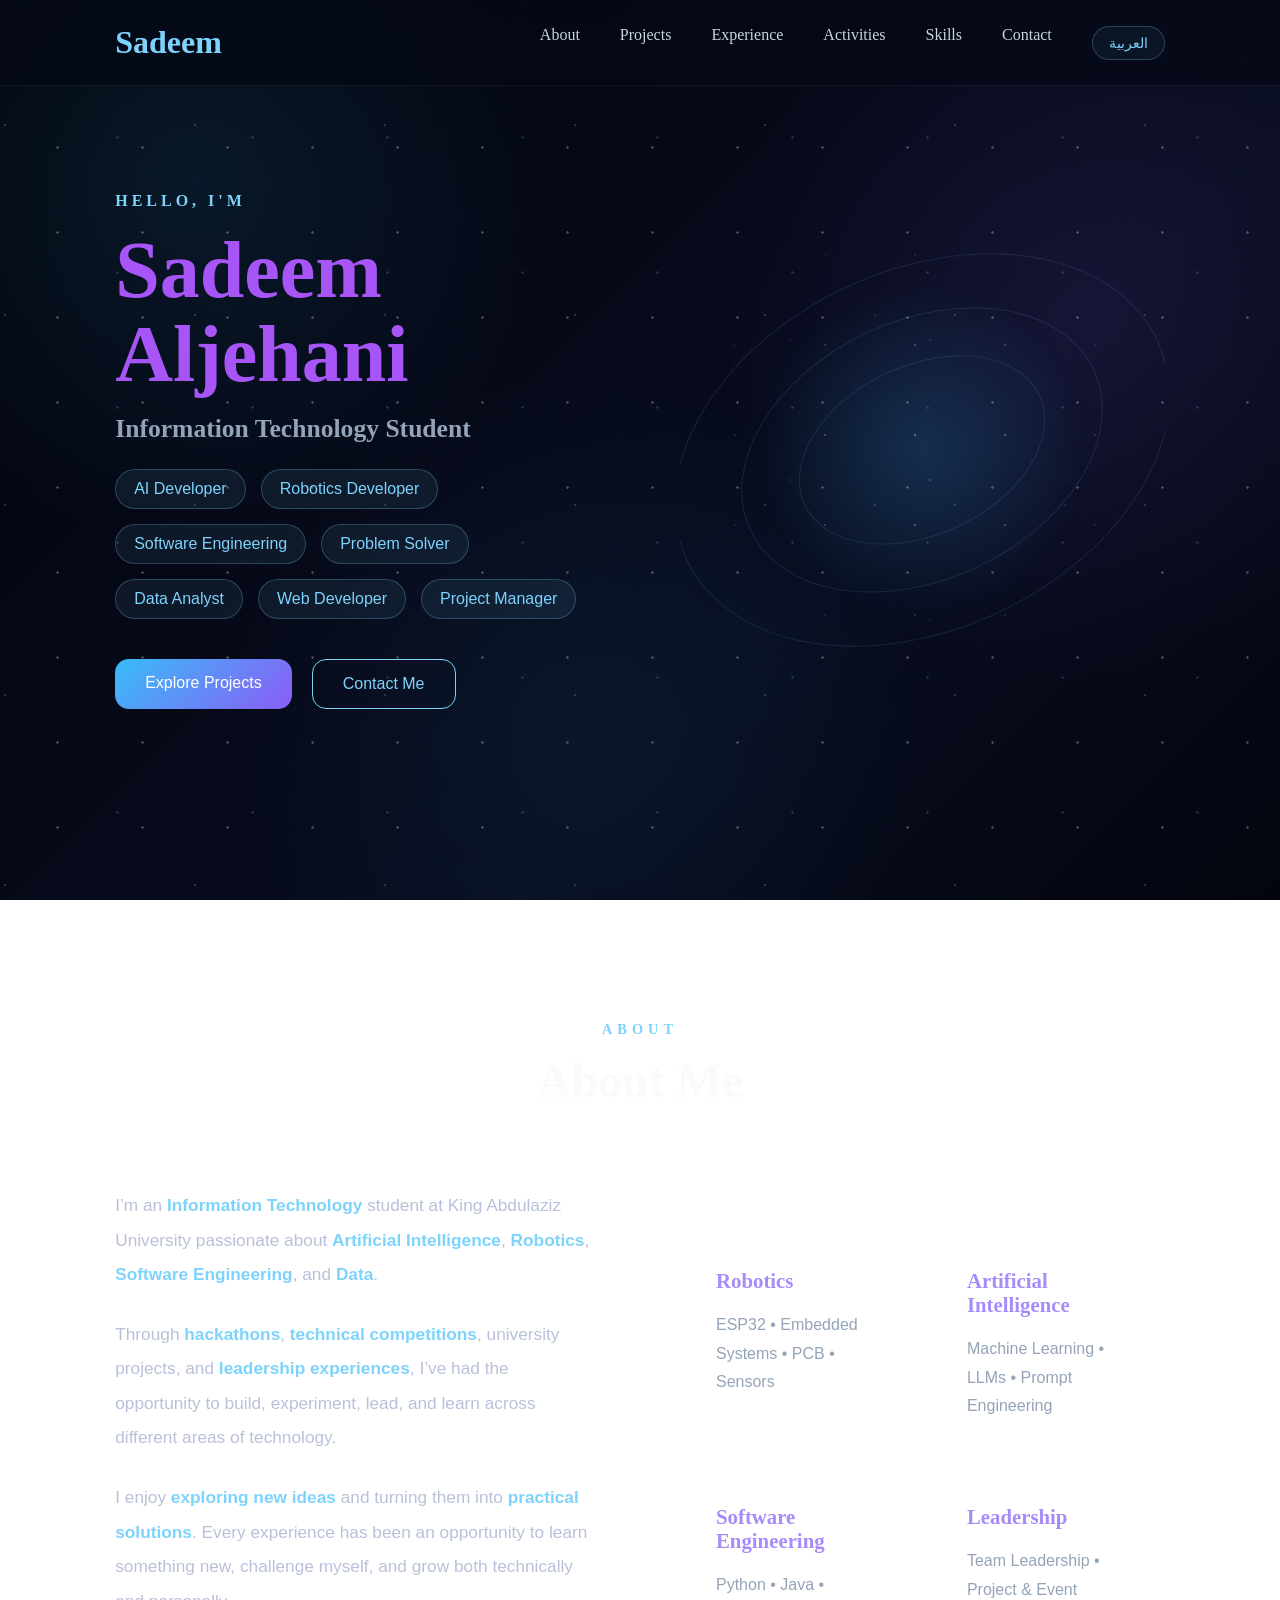
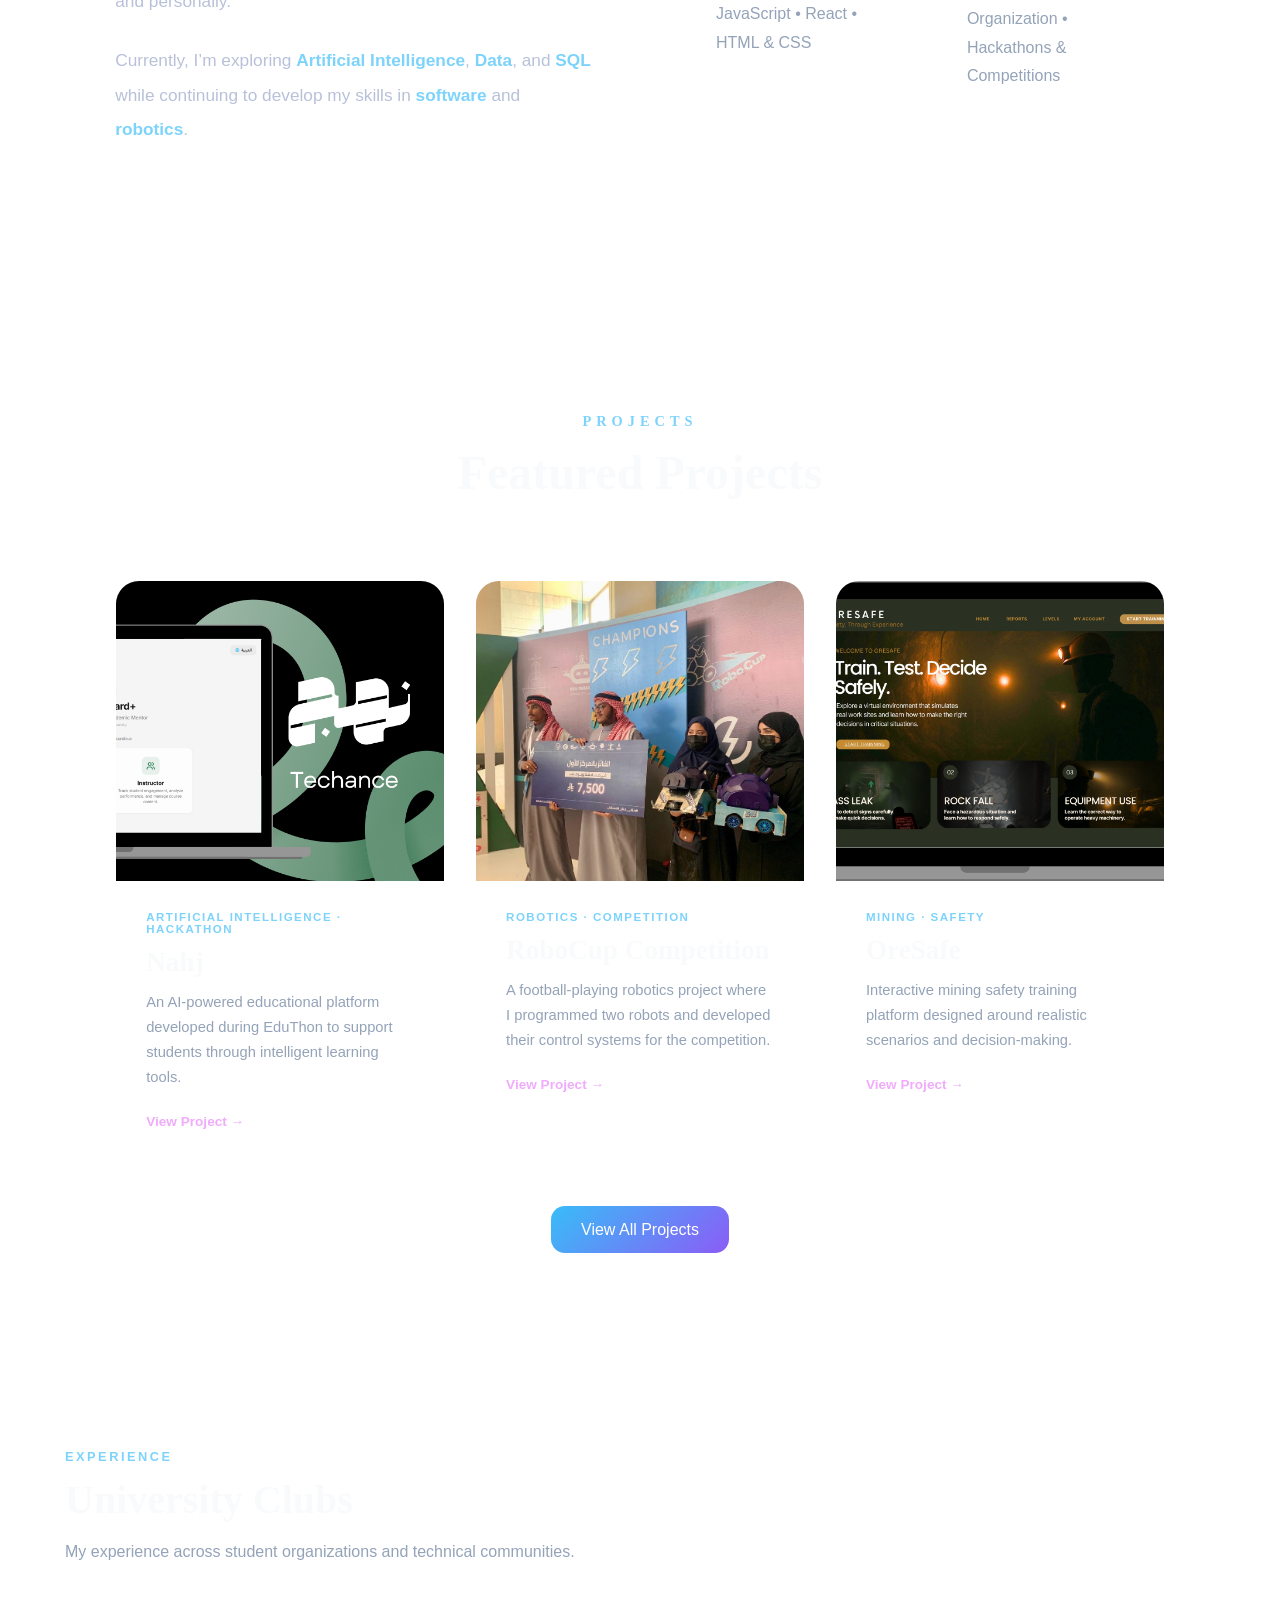
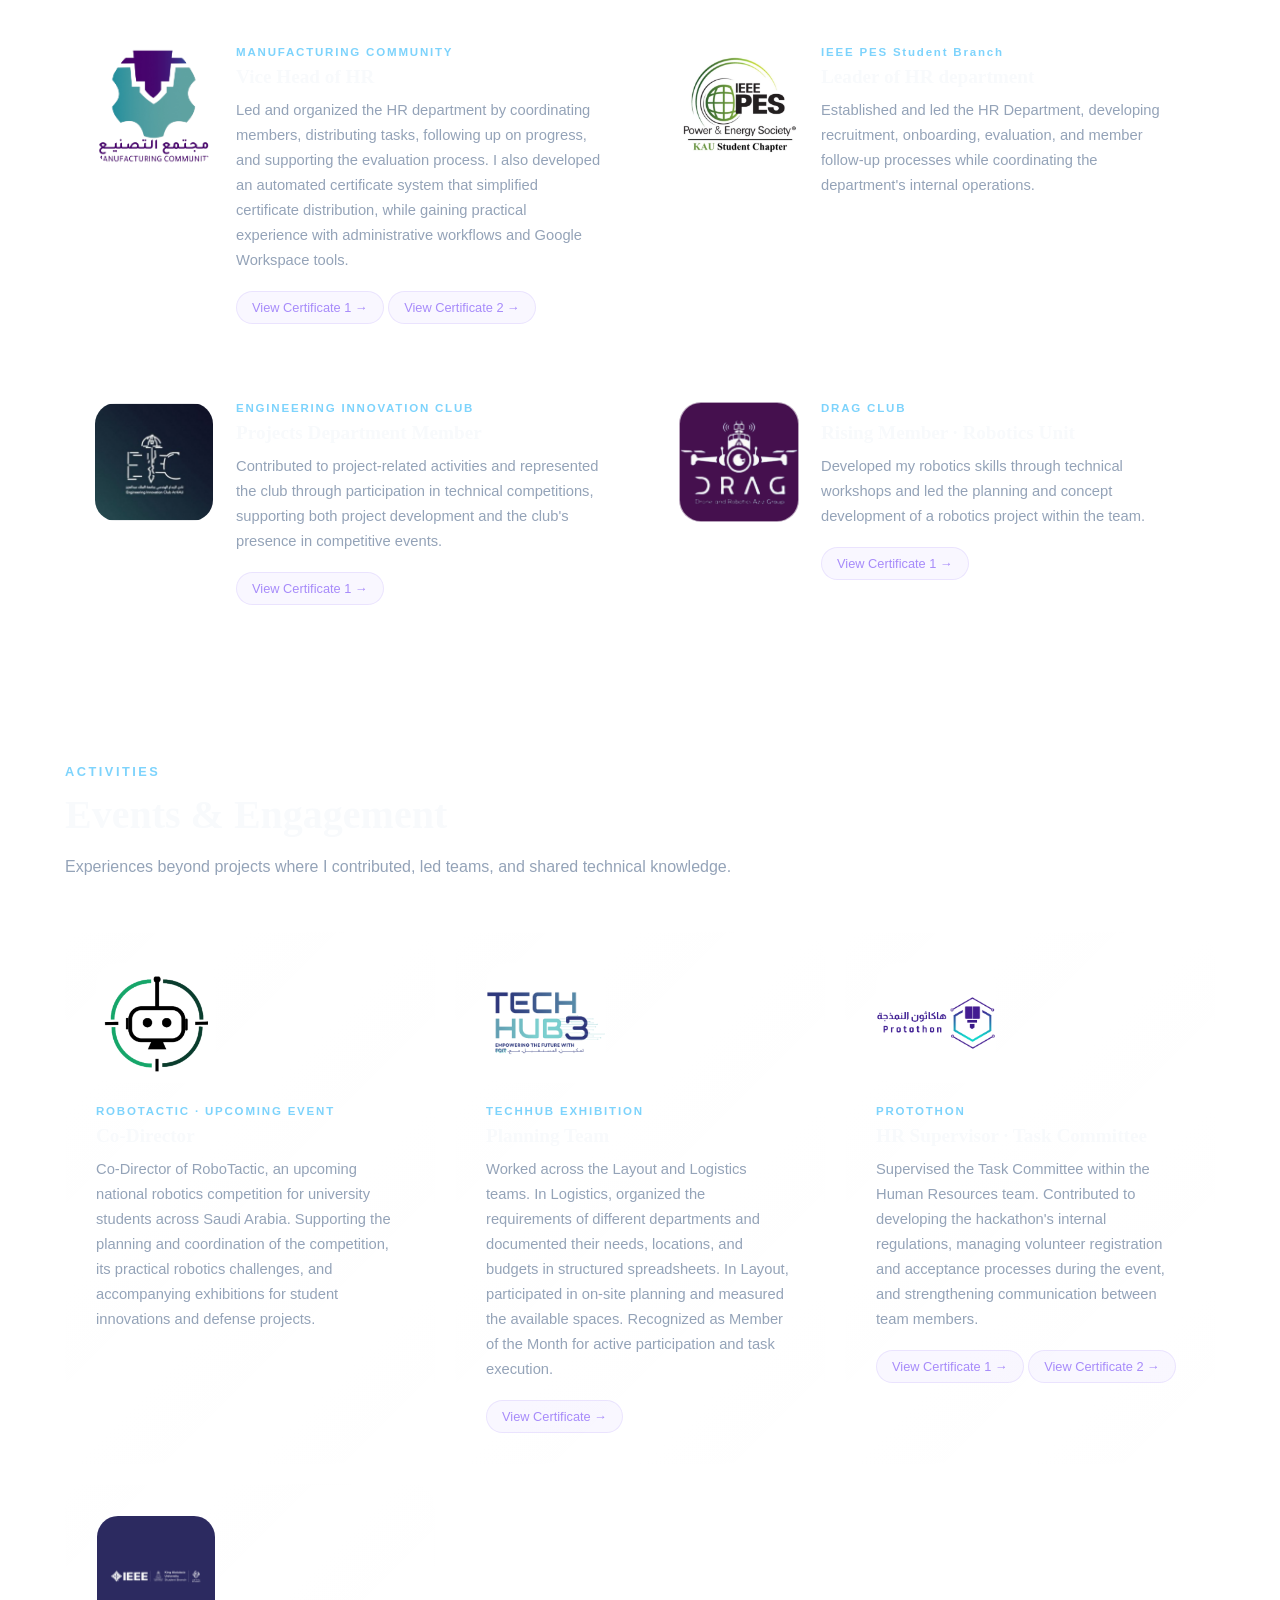
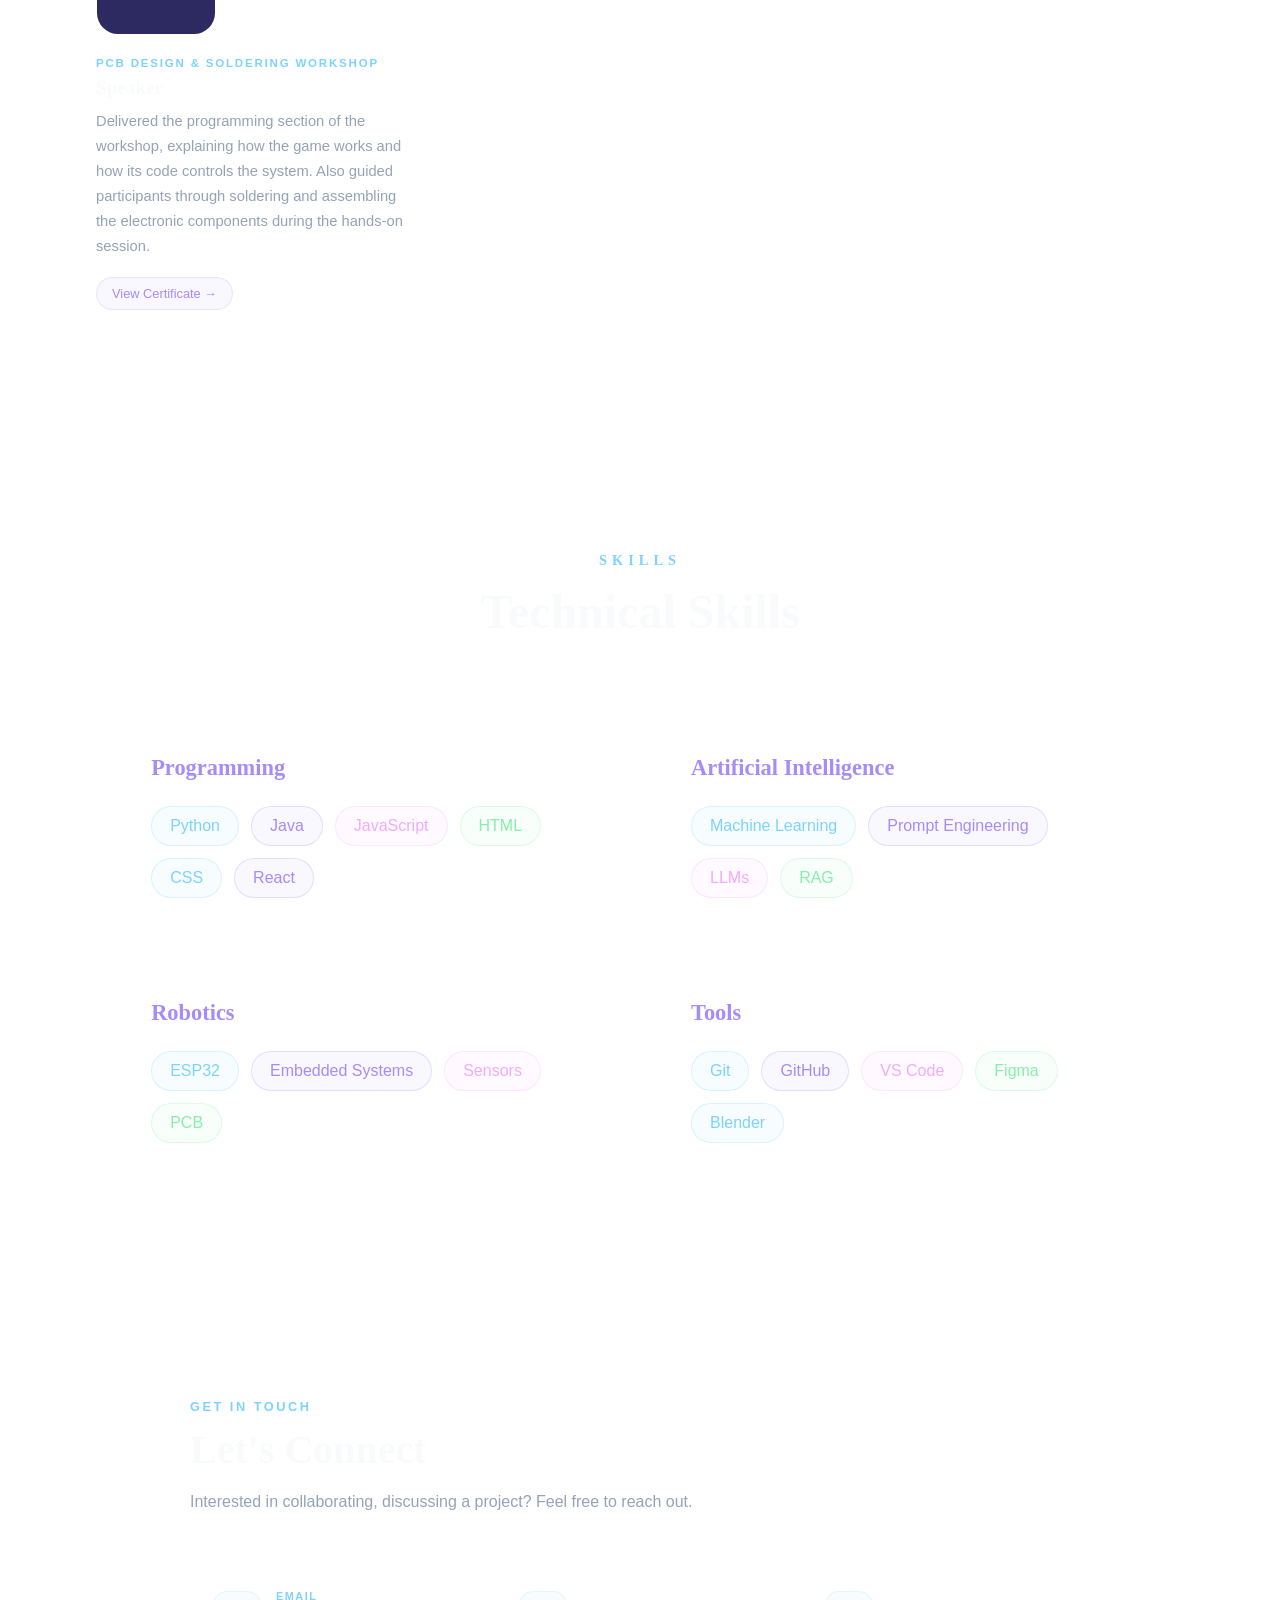
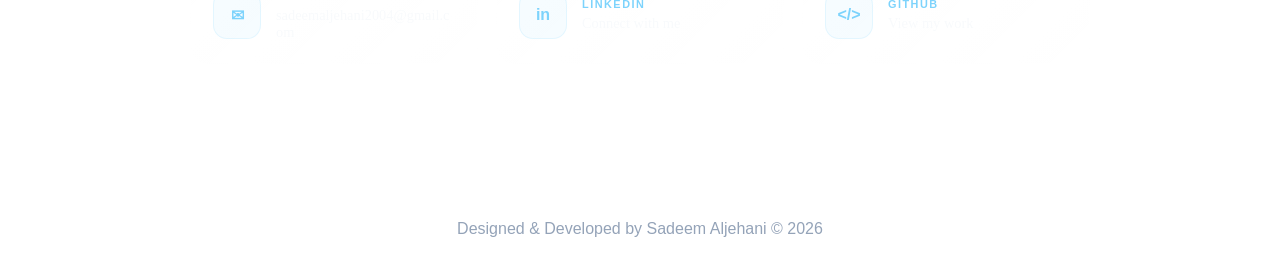
<file: index.html>
<!DOCTYPE html>
<html lang="en" dir="ltr">

<head>

    <meta name="google-site-verification" content="o52ZUFB20MgswSdOpcU_FVSAj-vpM-5xv-81sm1M5t8" />
    <meta charset="UTF-8">
    <meta name="viewport" content="width=device-width, initial-scale=1.0">

    <link href="https://fonts.googleapis.com/css2?family=IBM+Plex+Sans+Arabic:wght@300;400;500;600;700&display=swap"
        rel="stylesheet">
    <title>Sadeem Aljehani</title>

    <link rel="stylesheet" href="css/style.css">

</head>

<body>

    <!-- ================= NAVBAR ================= -->

    <header>

        <nav>

            <a href="#hero" class="logo">
                Sadeem
            </a>

            <ul>

                <li><a href="#about" data-en="About" data-ar="نبذة عني">About</a></li>



                <li><a href="#projects" data-en="Projects" data-ar="المشاريع">Projects</a></li>

                <li><a href="#experience" data-en="Experience" data-ar="الخبرات">Experience</a></li>

                <li><a href="#activities" data-en="Activities" data-ar="الأنشطة">Activities</a></li>

                <li><a href="#skills" data-en="Skills" data-ar="المهارات">Skills</a></li>

                <li><a href="#contact" data-en="Contact" data-ar="تواصل">Contact</a></li>
                <button id="language-toggle" class="language-toggle" data-en="العربية" data-ar="English">
                    العربية
                </button>

            </ul>

        </nav>

    </header>

    <!-- ================= MAIN ================= -->

    <main>

        <!-- ================= HERO ================= -->

        <section id="hero">

            <div class="hero-content">

                <span class="greeting" data-en="HELLO, I'M" data-ar="اهـلًا، أنـا">
                    HELLO, I'M
                </span>

                <h1>
                    <span data-en="Sadeem" data-ar="ســــديــــم">Sadeem</span>
                    <span data-en="Aljehani" data-ar="الجــهــنــي">Aljehani</span>
                </h1>

                <h2 id="typing">
                    Information Technology Student
                </h2>

                <div class="hero-tags">

                    <span data-en="AI Developer" data-ar="مطورة ذكاء اصطناعي">AI Developer</span>
                    <span data-en="Robotics Developer" data-ar="مطورة روبوتات">Robotics Developer</span>
                    <span data-en="Software Engineering" data-ar="هندسة برمجيات">Software Engineering</span>
                    <span data-en="Problem Solver" data-ar="حل المشكلات">Problem Solver</span>
                    <span data-en="Data Analyst" data-ar="تحليل بيانات">Data Analyst</span>
                    <span data-en="Web Developer" data-ar="تطوير ويب">Web Developer</span>
                    <span data-en="Project Manager" data-ar="إدارة مشاريع">Project Manager</span>

                </div>

                <div class="hero-buttons">

                    <a href="#projects" class="btn-primary" data-en="Explore Projects" data-ar="استعرض المشاريع">

                        Explore Projects

                    </a>

                    <a href="#contact" class="btn-secondary" data-en="Contact Me" data-ar="تواصل معي">

                        Contact Me

                    </a>

                </div>

            </div>

            <div class="hero-visual">

                <div class="glow"></div>

                <div class="orbit orbit-1"></div>

                <div class="orbit orbit-2"></div>

                <div class="orbit orbit-3"></div>
                <div class="stars"></div>

            </div>

        </section>

        <!-- ================= ABOUT ================= -->

        <section id="about">

            <div class="section-title">

                <span data-en="ABOUT" data-ar="نبـذة">ABOUT</span>

                <h2 data-en="About Me" data-ar="نبذة عني">About Me</h2>

            </div>

            <div class="about-container">

                <div class="about-text">

                    <p data-en-html="I’m an <strong>Information Technology</strong> student at King Abdulaziz University passionate about <strong>Artificial Intelligence</strong>, <strong>Robotics</strong>, <strong>Software Engineering</strong>, and <strong>Data</strong>."
                        data-ar-html="أنا طالـبة <strong>تقنية معلومات</strong> في جامعة الملك عبدالعزيز، شغوفة بـ <strong>الذكاء الاصطناعي</strong>، <strong>الروبوتات</strong>، <strong>هندسة البرمجيات</strong>، و<strong>البيانات</strong>.">
                        I’m an
                        <strong>Information Technology</strong>
                        student at King Abdulaziz University passionate about
                        <strong>Artificial Intelligence</strong>,
                        <strong>Robotics</strong>,
                        <strong>Software Engineering</strong>,
                        and <strong>Data</strong>.
                    </p>

                    <p data-en-html="Through <strong>hackathons</strong>, <strong>technical competitions</strong>, university projects, and <strong>leadership experiences</strong>, I’ve had the opportunity to build, experiment, lead, and learn across different areas of technology."
                        data-ar-html="من خلال <strong>الهاكاثونات</strong>، <strong>المسابقات التقنية</strong>، مشاريع الجامعة، و<strong>تجارب القيادة</strong>، أتيحت لي فرصة البناء والتجربة والقيادة والتعلم عبر مجالات تقنية مختلفة.">
                        Through
                        <strong>hackathons</strong>,
                        <strong>technical competitions</strong>,
                        university projects, and
                        <strong>leadership experiences</strong>,
                        I’ve had the opportunity to build, experiment, lead, and learn
                        across different areas of technology.
                    </p>

                    <p data-en-html="I enjoy <strong>exploring new ideas</strong> and turning them into <strong>practical solutions</strong>. Every experience has been an opportunity to learn something new, challenge myself, and grow both technically and personally."
                        data-ar-html="أستمتع بـ<strong>استكشاف أفكار جديدة</strong> وتحويلها إلى <strong>حلول عملية</strong>. كل تجربة كانت فرصة لتعلم شيء جديد، وتحدي نفسي، والنمو تقنياً وشخصياً.">
                        I enjoy <strong>exploring new ideas</strong> and turning them into
                        <strong>practical solutions</strong>. Every experience has been an
                        opportunity to learn something new, challenge myself, and grow both
                        technically and personally.
                    </p>

                    <p data-en-html="Currently, I’m exploring <strong>Artificial Intelligence</strong>, <strong>Data</strong>, and <strong>SQL</strong> while continuing to develop my skills in <strong>software</strong> and <strong>robotics</strong>."
                        data-ar-html="حالياً، أستكشف <strong>الذكاء الاصطناعي</strong>، <strong>البيانات</strong>، و<strong>SQL</strong> مع الاستمرار في تطوير مهاراتي في <strong>البرمجيات</strong> و<strong>الروبوتات</strong>.">
                        Currently, I’m exploring
                        <strong>Artificial Intelligence</strong>,
                        <strong>Data</strong>, and <strong>SQL</strong> while continuing to
                        develop my skills in <strong>software</strong> and <strong>robotics</strong>.
                    </p>



                </div>

                <div class="about-cards">

                    <div class="about-card">

                        <h3 data-en="Robotics" data-ar="الروبوتات">Robotics</h3>

                        <p data-en="ESP32 • Embedded Systems • PCB • Sensors"
                            data-ar="ESP32 • أنظمة مدمجة • PCB • حساسات">
                            ESP32 • Embedded Systems • PCB • Sensors
                        </p>

                    </div>

                    <div class="about-card">

                        <h3 data-en="Artificial Intelligence" data-ar="الذكاء الاصطناعي">Artificial Intelligence</h3>

                        <p data-en="Machine Learning • LLMs • Prompt Engineering"
                            data-ar="تعلم الآلة • نماذج اللغة الكبيرة • هندسة الأوامر">
                            Machine Learning • LLMs • Prompt Engineering
                        </p>

                    </div>

                    <div class="about-card">

                        <h3 data-en="Software Engineering" data-ar="هندسة البرمجيات">Software Engineering</h3>

                        <p data-en="Python • Java • JavaScript • React • HTML & CSS"
                            data-ar="Python • Java • JavaScript • React • HTML & CSS">
                            Python • Java • JavaScript • React • HTML & CSS
                        </p>

                    </div>

                    <div class="about-card">

                        <h3 data-en="Leadership" data-ar="القيادة">Leadership</h3>

                        <p data-en="Team Leadership • Project & Event Organization • Hackathons & Competitions"
                            data-ar="قيادة الفرق • تنظيم المشاريع والفعاليات • الهاكاثونات والمسابقات">
                            Team Leadership • Project & Event Organization • Hackathons & Competitions
                        </p>

                    </div>

                </div>

            </div>

        </section>


        <!-- ================= PROJECTS ================= -->

        <section id="projects">

            <div class="section-title">

                <span data-en="PROJECTS" data-ar="المشاريع">PROJECTS</span>

                <h2 data-en="Featured Projects" data-ar="مشاريع مميزه">Featured Projects</h2>

            </div>

            <div class="projects-grid">

                <a href="projects/nahj.html" class="all-project-card">

                    <div class="all-project-image">

                        <img src="../images/nahj.png" alt="Nahj">

                    </div>

                    <div class="all-project-content">

                        <span class="project-card-label" data-en="ARTIFICIAL INTELLIGENCE · HACKATHON"
                            data-ar="ذكاء اصطناعي · هاكاثون">
                            ARTIFICIAL INTELLIGENCE · HACKATHON
                        </span>

                        <h2>
                            Nahj
                        </h2>

                        <p data-en="An AI-powered educational platform developed during EduThon to support students through intelligent learning tools."
                            data-ar="منصة تعليمية مدعومة بالذكاء الاصطناعي طُورت خلال EduThon لدعم الطلاب من خلال أدوات تعلم ذكية.">
                            An AI-powered educational platform developed
                            during EduThon to support students through
                            intelligent learning tools.
                        </p>

                        <span class="project-card-link" data-en="View Project →" data-ar="عرض المشروع ←">
                            View Project →
                        </span>

                    </div>

                </a>

                <a href="projects/robocup.html" class="all-project-card">

                    <div class="all-project-image">

                        <img src="../images/robocup.png" alt="RoboCup Competition">

                    </div>
                    <div class="all-project-content">

                        <span class="project-card-label" data-en="ROBOTICS · COMPETITION" data-ar="روبوتات · مسابقة">
                            ROBOTICS · COMPETITION
                        </span>

                        <h2>
                            RoboCup Competition
                        </h2>

                        <p data-en="A football-playing robotics project where I programmed two robots and developed their control systems for the competition."
                            data-ar="مشروع روبوتات لكرة القدم قمت فيه ببرمجة روبوتين وتطوير أنظمة التحكم الخاصة بهما للمسابقة.">
                            A football-playing robotics project where
                            I programmed two robots and developed
                            their control systems for the competition.
                        </p>
                        <span class="project-card-link" data-en="View Project →" data-ar="عرض المشروع ←">
                            View Project →
                        </span>

                    </div>

                </a>

                <a href="projects/oreSafe.html" class="all-project-card">

                    <div class="all-project-image">

                        <img src="../images/oresafe.png" alt="OreSafe">

                    </div>

                    <div class="all-project-content">

                        <span class="project-card-label" data-en="MINING · SAFETY" data-ar="التعدين · السلامة">
                            MINING · SAFETY
                        </span>

                        <h2>
                            OreSafe
                        </h2>

                        <p data-en="Interactive mining safety training platform designed around realistic scenarios and decision-making."
                            data-ar="منصة تفاعلية للتدريب على السلامة في التعدين مصممة حول سيناريوهات واقعية واتخاذ القرار.">
                            Interactive mining safety training platform
                            designed around realistic scenarios and
                            decision-making.
                        </p>

                        <span class="project-card-link" data-en="View Project →" data-ar="عرض المشروع ←">
                            View Project →
                        </span>

                    </div>

                </a>

            </div>


            <div class="projects-button">

                <a href="projects/index.html" class="btn-primary" data-en="View All Projects"
                    data-ar="عرض جميع المشاريع">
                    View All Projects
                </a>

            </div>

        </section>

    </main>

    <section id="experience" class="experience">

        <div class="section-header">

            <span data-en="EXPERIENCE" data-ar="الخبرات">
                EXPERIENCE
            </span>

            <h2 data-en="University Clubs" data-ar="الأندية الجامعية">
                University Clubs
            </h2>

            <p data-en="My experience across student organizations and technical communities."
                data-ar="تجربتي في الأندية والمجتمعات الطلابية والتقنية.">
                My experience across student organizations and technical communities.
            </p>

        </div>


        <div class="experience-grid">


            <div class="experience-card">

                <div class="experience-logo logo-light">
                    <img src="images/logos/mc.png" alt="Manufacturing Community">
                </div>

                <div class="experience-content">

                    <span class="experience-label" data-en="MANUFACTURING COMMUNITY" data-ar="مجتمع التصنيع">
                        MANUFACTURING COMMUNITY
                    </span>

                    <h3 data-en="Vice Head of HR" data-ar="نائبة قسم الموارد البشرية">
                        Vice Leader of HR department
                    </h3>

                    <p data-en="Led and organized the HR department by coordinating members, distributing tasks, following up on progress, and supporting the evaluation process. I also developed an automated certificate system that simplified certificate distribution, while gaining practical experience with administrative workflows and Google Workspace tools."
                        data-ar="قدت ونظمت أعمال قسم الموارد البشرية من خلال تنسيق الأعضاء وتوزيع المهام ومتابعة التقدم والمساهمة في عمليات التقييم. كما طورت نظامًا مؤتمتًا لتسهيل إرسال الشهادات، واكتسبت خبرة عملية في الأعمال الإدارية وأدوات Google Workspace.">
                        Led and organized the HR department by coordinating members, distributing tasks, following up on
                        progress, and supporting the evaluation process. I also developed an automated certificate
                        system that simplified certificate distribution, while gaining practical experience with
                        administrative workflows and Google Workspace tools.
                    </p>

                    <div class="certificate-links">

                        <a href="images/certificates/manufacturing-1.jpg" class="certificate-link" target="_blank"
                            data-en="View Certificate 1 →" data-ar="عرض الشهادة ←">
                            View Certificate 1 →
                        </a>

                        <a href="images/certificates/manufacturing-2.png" class="certificate-link" target="_blank"
                            data-en="View Certificate 2 →" data-ar="عرض الشهادة ←">
                            View Certificate 2 →
                        </a>

                    </div>

                </div>

            </div>

            <!--IEEE PES-->
            <div class="experience-card">

                <div class="experience-logo logo-light">
                    <img src="images/logos/IEEEPES.jpg" alt="IEEE PES Student Branch">
                </div>

                <div class="experience-content">

                    <span class="experience-label" data-en="IEEE PES Student Branch" data-ar="IEEE PES Student Branch ">
                        IEEE PES Student Branch
                    </span>

                    <h3 data-en="Leader of HR department" data-ar="قائدة قسم الموارد البشرية">
                        Leader of HR department
                    </h3>

                    <p data-en="Established and led the HR Department, developing recruitment, onboarding, evaluation, and member follow-up processes while coordinating the department's internal operations."
                        data-ar="قمت بتأسيس وقيادة قسم الموارد البشرية، وتطوير عمليات الاستقطاب والتهيئة والتقييم ومتابعة الأعضاء، إلى جانب تنسيق العمليات الداخلية للقسم.">
                        Established and led the HR Department, developing recruitment, onboarding, evaluation, and
                        member follow-up processes while coordinating the department's internal operations.
                    </p>


                </div>

            </div>

            <!-- Engineering Innovation Club -->

            <div class="experience-card">

                <div class="experience-logo logo-light">
                    <img src="images/logos/eic.png" alt="Engineering Innovation Club">
                </div>

                <div class="experience-content">

                    <span class="experience-label" data-en="ENGINEERING INNOVATION CLUB" data-ar="نادي الإبداع الهندسي">
                        ENGINEERING INNOVATION CLUB
                    </span>

                    <h3 data-en="Projects Department Member" data-ar="عضوة في قسم المشاريع">
                        Projects Department Member
                    </h3>

                    <p data-en="Contributed to project-related activities and represented the club through participation in technical competitions, supporting both project development and the club's presence in competitive events."
                        data-ar="ساهمت في أعمال ومبادرات قسم المشاريع، مما أتاح لي المساهمة في تطوير المشاريع وتعزيز حضور النادي في الفعاليات التنافسية.">
                        Contributed to project-related activities,
                        supporting both project development and the club's presence
                        in competitive events.
                    </p>
                    <div class="certificate-links">

                        <a href="images/certificates/EIC.jpg" class="certificate-link" target="_blank"
                            data-en="View Certificate 1 →" data-ar="عرض الشهادة ←">
                            View Certificate →
                        </a>
                    </div>

                </div>

            </div>


            <!-- DRAG Club -->

            <div class="experience-card">

                <div class="experience-logo logo-pearble">
                    <img src="images/logos/drag.png" alt="DRAG Club">
                </div>

                <div class="experience-content">

                    <span class="experience-label" data-en="DRAG CLUB" data-ar="نادي دراق">
                        DRAG CLUB
                    </span>

                    <h3 data-en="Rising Member · Robotics Unit" data-ar="عضوة · وحدة الروبوتات">
                        Rising Member · Robotics Unit
                    </h3>

                    <p data-en="Developed my robotics skills through technical workshops and led the planning and concept development of a robotics project within the team."
                        data-ar="طورت مهاراتي في مجال الروبوتات من خلال حضور الورش التقنية، كما قدت مرحلة التخطيط وتطوير الفكرة لمشروع روبوتات ضمن الفريق.">
                        Developed my robotics skills through technical workshops and led the planning and concept
                        development of a robotics project within the team.
                    </p>
                    <div class="certificate-links">

                        <a href="images/certificates/drag.jpg" class="certificate-link" target="_blank"
                            data-en="View Certificate 1 →" data-ar="عرض الشهادة ←">
                            View Certificate →
                        </a>
                    </div>



                </div>

            </div>


        </div>

    </section>
    <section id="activities" class="activities">

        <div class="section-header">

            <span data-en="ACTIVITIES" data-ar="الأنشطة">
                ACTIVITIES
            </span>

            <h2 data-en="Events & Engagement" data-ar="الفعاليات والمشاركات">
                Events & Engagement
            </h2>

            <p data-en="Experiences beyond projects where I contributed, led teams, and shared technical knowledge."
                data-ar="تجارب خارج نطاق المشاريع ساهمت من خلالها في العمل الجماعي والقيادة ومشاركة المعرفة التقنية.">
                Experiences beyond projects where I contributed,
                led teams, and shared technical knowledge.
            </p>

        </div>


        <div class="activities-grid">


            <!-- RoboTactic -->

            <div class="activity-card">

                <div class="activity-logo logo-light">
                    <img src="images/logos/robotactic.png" alt="RoboTactic">
                </div>

                <div class="activity-content">

                    <span class="activity-label" data-en="ROBOTACTIC · UPCOMING EVENT"
                        data-ar="ROBOTACTIC · فعالية قادمة">
                        ROBOTACTIC · UPCOMING EVENT
                    </span>

                    <h3 data-en="Co-Director" data-ar="مديرة مشاركة">
                        Co-Director
                    </h3>

                    <p data-en="Co-Director of RoboTactic, an upcoming national robotics competition for university students across Saudi Arabia. Supporting the planning and coordination of the competition, its practical robotics challenges, and accompanying exhibitions for student innovations and defense projects."
                        data-ar="مديرة مشاركة في RoboTactic، وهي مسابقة وطنية قادمة في مجال الروبوتات تستهدف طلاب وطالبات الجامعات السعودية. أساهم في تخطيط وتنسيق المسابقة وتحدياتها التطبيقية، إلى جانب المعارض المصاحبة لعرض ابتكارات ومشاريع الطلاب.">

                        Co-Director of RoboTactic, an upcoming national robotics competition for university students
                        across Saudi Arabia. Supporting the planning and coordination of the competition, its practical
                        robotics challenges, and accompanying exhibitions for student innovations and defense projects.
                    </p>

                </div>

            </div>
            <!-- TechHub -->

            <div class="activity-card">

                <div class="activity-logo logo-light">
                    <img src="images/logos/techhub3.png" alt="TechHub">
                </div>

                <div class="activity-content">

                    <span class="activity-label" data-en="TECHHUB EXHIBITION" data-ar="معرض TechHub">
                        TECHHUB EXHIBITION
                    </span>

                    <h3 data-en="Planning Team" data-ar="فريق التخطيط">
                        Planning Team
                    </h3>

                    <p data-en="Worked across the Layout and Logistics teams. In Logistics, organized the requirements of different departments and documented their needs, locations, and budgets in structured spreadsheets. In Layout, participated in on-site planning and measured the available spaces. Recognized as Member of the Month for active participation and task execution."
                        data-ar="عملت ضمن فريقي الـLayout والـLogistics. في اللوجستيات ساهمت في تنظيم احتياجات الأقسام وتوثيقها في جداول منظمة تشمل المتطلبات والمواقع والميزانيات. وفي الـLayout شاركت في التخطيط الميداني وقياس المساحات المتاحة. وحصلت على لقب أفضل عضو في القسم تقديرًا لتفاعلي وتنفيذي للمهام.">
                        Worked across the Layout and Logistics teams. In Logistics,
                        organized the requirements of different departments and
                        documented their needs, locations, and budgets in structured
                        spreadsheets. In Layout, participated in on-site planning
                        and measured the available spaces. Recognized as Member of
                        the Month for active participation and task execution.
                    </p>

                    <a href="images/certificates/techhub.jpg" class="certificate-link" target="_blank"
                        data-en="View Certificate →" data-ar="عرض الشهادة ←">
                        View Certificate →
                    </a>

                </div>

            </div>


            <!-- Protothon -->

            <div class="activity-card">

                <div class="activity-logo logo-light">
                    <img src="images/logos/protothon.png" alt="Protothon">
                </div>

                <div class="activity-content">

                    <span class="activity-label" data-en="PROTOTHON" data-ar="Protothon">
                        PROTOTHON
                    </span>

                    <h3 data-en="HR Supervisor · Task Committee" data-ar="مشرفة موارد بشرية · لجنة المهام">
                        HR Supervisor · Task Committee
                    </h3>

                    <p data-en="Supervised the Task Committee within the Human Resources team. Contributed to developing the hackathon's internal regulations, managing volunteer registration and acceptance processes during the event, and strengthening communication between team members."
                        data-ar="أشرفت على لجنة المهام ضمن قسم الموارد البشرية، وساهمت مع الفريق في إعداد اللوائح الداخلية للهاكاثون، وإدارة عمليات قبول وتسجيل المتطوعين خلال الحدث، وتعزيز التواصل بين أعضاء فريق العمل.">
                        Supervised the Task Committee within the Human Resources team.
                        Contributed to developing the hackathon's internal regulations,
                        managing volunteer registration and acceptance processes during
                        the event, and strengthening communication between team members.
                    </p>

                    <div class="certificate-links">

                        <a href="images/certificates/protothon-paper.jpg" class="certificate-link" target="_blank"
                            data-en="View Certificate 1 →" data-ar="عرض الشهادة ←">
                            View Certificate 1 →
                        </a>

                        <a href="images/certificates/protothon-digital.jpg" class="certificate-link" target="_blank"
                            data-en="View Certificate 2 →" data-ar="عرض الشهادة ←">
                            View Certificate 2 →
                        </a>

                    </div>

                </div>

            </div>


            <!-- PCB Design & Soldering Workshop -->

            <div class="activity-card">

                <div class="activity-logo logo-light">
                    <img src="images/logos/ieee.png" alt="PCB Design & Soldering Workshop">
                </div>

                <div class="activity-content">

                    <span class="activity-label" data-en="PCB DESIGN & SOLDERING WORKSHOP"
                        data-ar="ورشة تصميم ولحام لوحات الدوائر">
                        PCB DESIGN & SOLDERING WORKSHOP
                    </span>

                    <h3 data-en="Speaker" data-ar="متحدثة">
                        Speaker
                    </h3>

                    <p data-en="Delivered the programming section of the workshop, explaining how the game works and how its code controls the system. Also guided participants through soldering and assembling the electronic components during the hands-on session."
                        data-ar="قدمت الجزء الخاص بالبرمجة في الورشة، وشرحت آلية عمل اللعبة وكيف يتحكم الكود في النظام. كما ساعدت المشاركين في لحام وتجميع المكونات الإلكترونية خلال الجانب العملي من الورشة.">
                        Delivered the programming section of the workshop,
                        explaining how the game works and how its code controls
                        the system. Also guided participants through soldering
                        and assembling the electronic components during the
                        hands-on session.
                    </p>

                    <a href="images/certificates/workshop.jpg" class="certificate-link" target="_blank"
                        data-en="View Certificate →" data-ar="عرض الشهادة ←">
                        View Certificate →
                    </a>

                </div>

            </div>

        </div>

    </section>

    <!-- ================= SKILLS ================= -->
    <section id="skills">

        <div class="section-title">

            <span data-en="SKILLS" data-ar="المهارات">SKILLS</span>

            <h2 data-en="Technical Skills" data-ar="المهارات التقنية">Technical Skills</h2>

        </div>

        <div class="skills-grid">

            <div class="skill-category">

                <h3 data-en="Programming" data-ar="البرمجة">Programming</h3>

                <div class="skill-tags">

                    <span>Python</span>
                    <span>Java</span>
                    <span>JavaScript</span>
                    <span>HTML</span>
                    <span>CSS</span>
                    <span>React</span>

                </div>

            </div>

            <div class="skill-category">

                <h3 data-en="Artificial Intelligence" data-ar="الذكاء الاصطناعي">Artificial Intelligence</h3>

                <div class="skill-tags">

                    <span data-en="Machine Learning" data-ar="تعلم الآلة">Machine Learning</span>
                    <span data-en="Prompt Engineering" data-ar="هندسة الأوامر">Prompt Engineering</span>
                    <span>LLMs</span>
                    <span>RAG</span>

                </div>

            </div>

            <div class="skill-category">

                <h3 data-en="Robotics" data-ar="الروبوتات">Robotics</h3>

                <div class="skill-tags">

                    <span>ESP32</span>
                    <span data-en="Embedded Systems" data-ar="أنظمة مدمجة">Embedded Systems</span>
                    <span data-en="Sensors" data-ar="حساسات">Sensors</span>
                    <span>PCB</span>

                </div>

            </div>

            <div class="skill-category">

                <h3 data-en="Tools" data-ar="الأدوات">Tools</h3>

                <div class="skill-tags">

                    <span>Git</span>
                    <span>GitHub</span>
                    <span>VS Code</span>
                    <span>Figma</span>
                    <span>Blender</span>

                </div>

            </div>

        </div>

    </section>

    <!-- ================= CONTACT ================= -->

    <section class="contact" id="contact">

        <div class="contact-container">

            <div class="section-header">

                <span data-en="GET IN TOUCH" data-ar="تواصل معي">
                    GET IN TOUCH
                </span>

                <h2 data-en="Let's Connect" data-ar="لنتواصل">
                    Let's Connect
                </h2>

                <p data-en="Interested in collaborating, discussing a project? Feel free to reach out."
                    data-ar="مهتمة بالتعاون، أو مناقشة مشروع؟ يسعدني تواصلك.">
                    Interested in collaborating, discussing a project? Feel free to reach out.
                </p>

            </div>


            <div class="contact-links">

                <!-- EMAIL -->

                <a href="mailto:sadeemaljehani2004@gmail.com" class="contact-card">

                    <span class="contact-icon">
                        ✉
                    </span>

                    <div>

                        <span class="contact-label" data-en="EMAIL" data-ar="البريد الإلكتروني">
                            EMAIL
                        </span>

                        <h3>
                            sadeemaljehani2004@gmail.com
                        </h3>

                    </div>

                </a>


                <!-- LINKEDIN -->

                <a href="https://www.linkedin.com/in/sadeem-aljehani-b6a6ba318/" target="_blank"
                    rel="noopener noreferrer" class="contact-card">

                    <span class="contact-icon">
                        in
                    </span>

                    <div>

                        <span class="contact-label" data-en="LINKEDIN" data-ar="لينكدإن">
                            LINKEDIN
                        </span>

                        <h3 data-en="Connect with me" data-ar="تواصل معي">
                            Connect with me
                        </h3>

                    </div>

                </a>


                <!-- GITHUB -->

                <a href="https://github.com/Sadeemalj6" target="_blank" rel="noopener noreferrer" class="contact-card">

                    <span class="contact-icon">
                        &lt;/&gt;
                    </span>

                    <div>

                        <span class="contact-label" data-en="GITHUB" data-ar="قيت هب">
                            GITHUB
                        </span>

                        <h3 data-en="View my work" data-ar="استعرض أعمالي">
                            View my work
                        </h3>

                    </div>

                </a>

            </div>

        </div>

    </section>


    <!-- ================= FOOTER ================= -->

    <footer>

        <p data-en="Designed & Developed by Sadeem Aljehani © 2026" data-ar="تصميم وتطوير سديم الجهني © 2026">

            Designed & Developed by Sadeem Aljehani © 2026

        </p>

    </footer>


    <script src="js/script.js"></script>


    <!-- ================= BACK TO TOP ================= -->

    <button id="topBtn" aria-label="Back to top">

        ↑

    </button>

</body>

</html>
</file>
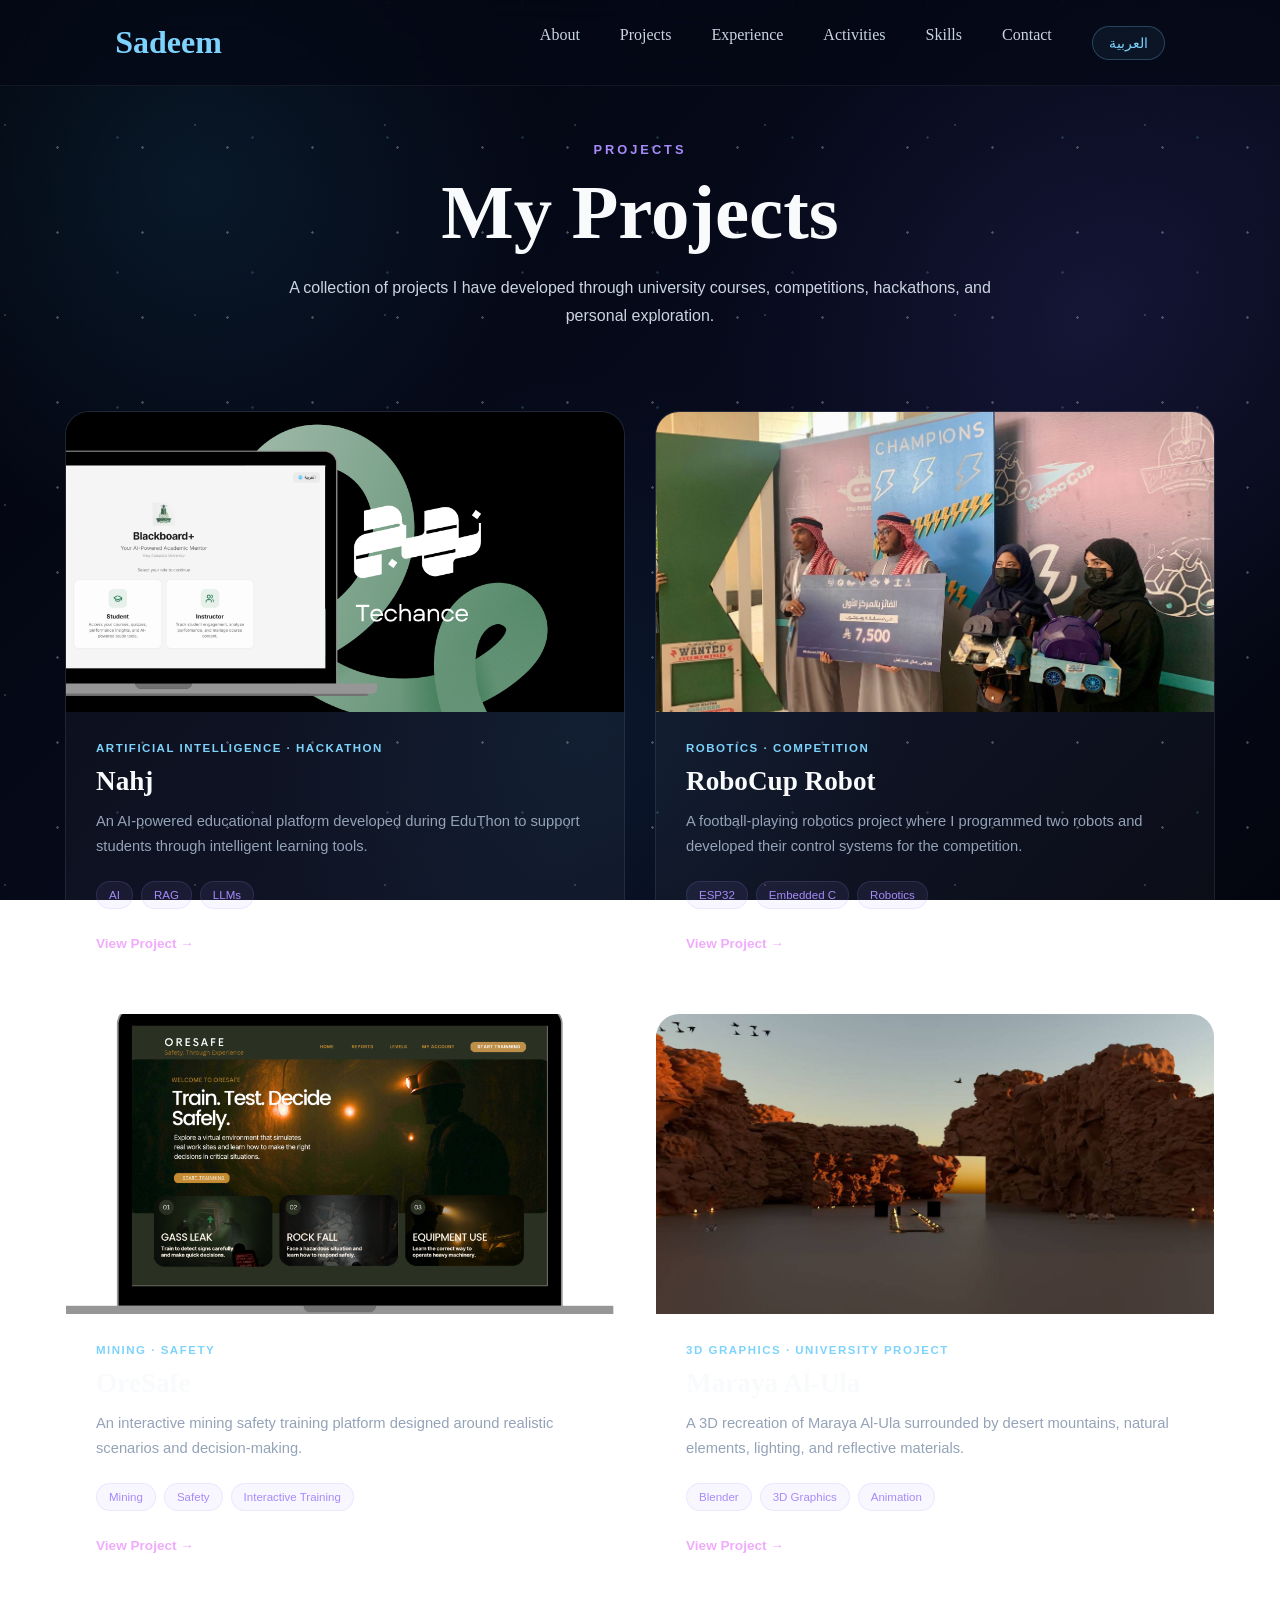
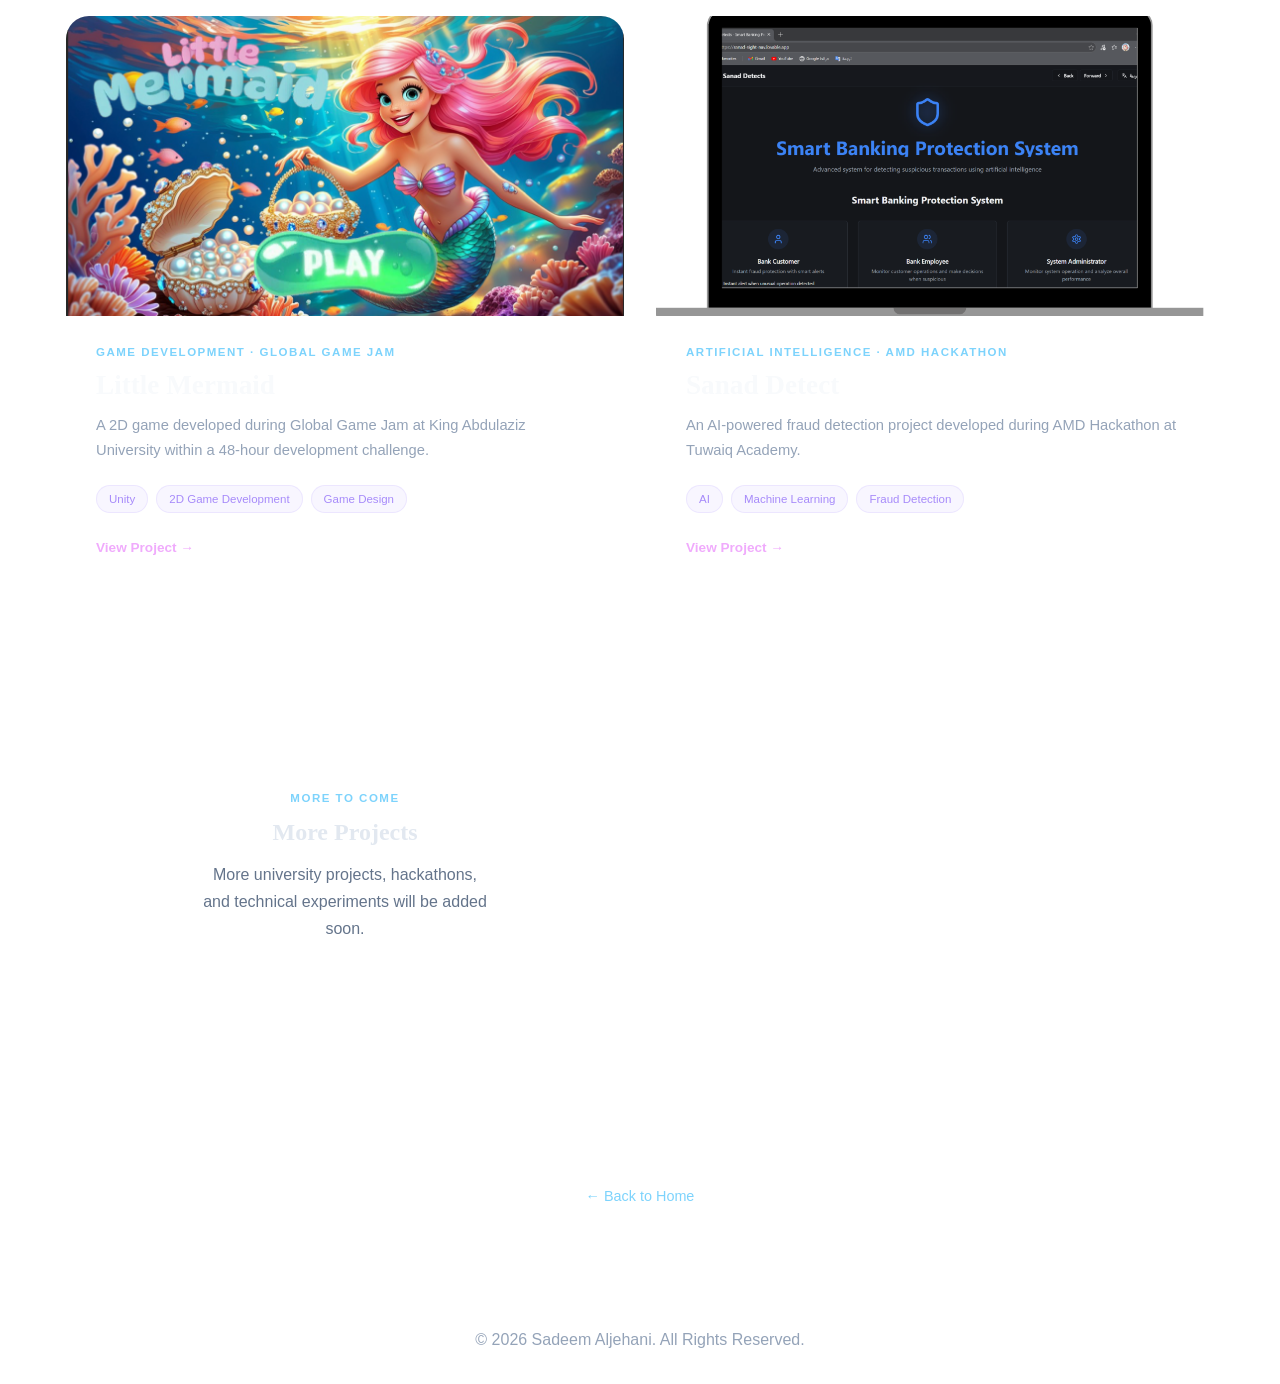
<file: projects/index.html>
<!DOCTYPE html>
<html lang="en" dir="ltr">

<head>

    <meta charset="UTF-8">
    <meta name="viewport" content="width=device-width, initial-scale=1.0">

    <title>Projects | Sadeem Aljehani</title>

    <link rel="preconnect" href="https://fonts.googleapis.com">
    <link rel="preconnect" href="https://fonts.gstatic.com" crossorigin>

    <link href="https://fonts.googleapis.com/css2?family=Poppins:wght@300;400;500;600;700;800&display=swap"
        rel="stylesheet">

    <link rel="stylesheet" href="../css/style.css">

</head>


<body>


    <!-- ================= NAVBAR ================= -->

    <header>

        <nav>

            <a href="../index.html#hero" class="logo">
                Sadeem
            </a>

            <ul>

                <li>
                    <a href="../index.html#about" data-en="About" data-ar="نبذة عني">
                        About
                    </a>
                </li>

                <li>
                    <a href="../index.html#projects" data-en="Projects" data-ar="المشاريع">
                        Projects
                    </a>
                </li>

                <li>
                    <a href="../index.html#experience" data-en="Experience" data-ar="الخبرات">
                        Experience
                    </a>
                </li>

                <li>
                    <a href="../index.html#activities" data-en="Activities" data-ar="الأنشطة">
                        Activities
                    </a>
                </li>

                <li>
                    <a href="../index.html#skills" data-en="Skills" data-ar="المهارات">
                        Skills
                    </a>
                </li>

                <li>
                    <a href="../index.html#contact" data-en="Contact" data-ar="تواصل">
                        Contact
                    </a>
                </li>

                <li>
                    <button id="language-toggle" class="language-toggle">
                        العربية
                    </button>
                </li>

            </ul>

        </nav>
    </header>



    <!-- ================= PROJECTS ================= -->

    <main>

        <section class="all-projects">


            <!-- ================= PAGE HEADER ================= -->

            <div class="projects-page-header">

                <span data-en="PROJECTS" data-ar="المشاريع">
                    PROJECTS
                </span>


                <h1 data-en="My Projects" data-ar="مشاريعي">
                    My Projects
                </h1>


                <p data-en="A collection of projects I have developed through university courses, competitions, hackathons, and personal exploration."
                    data-ar="مجموعة من المشاريع التي طورتها من خلال المقررات الجامعية والمسابقات والهاكاثونات والتجارب الشخصية.">
                    A collection of projects I have developed through
                    university courses, competitions, hackathons,
                    and personal exploration.
                </p>

            </div>



            <!-- ================= PROJECT GRID ================= -->

            <div class="all-projects-grid">



                <!-- ================= NAHJ ================= -->

                <a href="nahj.html" class="all-project-card">

                    <div class="all-project-image">

                        <img src="../images/nahj.png" alt="Nahj">

                    </div>


                    <div class="all-project-content">

                        <span class="project-card-label" data-en="ARTIFICIAL INTELLIGENCE · HACKATHON"
                            data-ar="الذكاء الاصطناعي · هاكاثون">
                            ARTIFICIAL INTELLIGENCE · HACKATHON
                        </span>


                        <h2 data-en="Nahj" data-ar="نهج">
                            Nahj
                        </h2>


                        <p data-en="An AI-powered educational platform developed during EduThon to support students through intelligent learning tools."
                            data-ar="منصة تعليمية مدعومة بالذكاء الاصطناعي تم تطويرها خلال إديوثون لدعم الطلاب من خلال أدوات تعليمية ذكية.">
                            An AI-powered educational platform developed
                            during EduThon to support students through
                            intelligent learning tools.
                        </p>


                        <div class="project-card-tags">

                            <span>AI</span>
                            <span>RAG</span>
                            <span>LLMs</span>

                        </div>


                        <span class="project-card-link" data-en="View Project →" data-ar="عرض المشروع ←">
                            View Project →
                        </span>

                    </div>

                </a>



                <!-- ================= ROBOCUP ================= -->

                <a href="robocup.html" class="all-project-card">

                    <div class="all-project-image">

                        <img src="../images/robocup.png" alt="RoboCup Robot">

                    </div>


                    <div class="all-project-content">

                        <span class="project-card-label" data-en="ROBOTICS · COMPETITION" data-ar="الروبوتات · مسابقة">
                            ROBOTICS · COMPETITION
                        </span>


                        <h2 data-en="RoboCup Robot" data-ar="روبوت RoboCup">
                            RoboCup Robot
                        </h2>


                        <p data-en="A football-playing robotics project where I programmed two robots and developed their control systems for the competition."
                            data-ar="مشروع روبوتات لكرة القدم قمت فيه ببرمجة روبوتين وتطوير أنظمة التحكم الخاصة بهما للمشاركة في المسابقة.">
                            A football-playing robotics project where
                            I programmed two robots and developed
                            their control systems for the competition.
                        </p>


                        <div class="project-card-tags">

                            <span>ESP32</span>
                            <span>Embedded C</span>
                            <span>Robotics</span>

                        </div>


                        <span class="project-card-link" data-en="View Project →" data-ar="عرض المشروع ←">
                            View Project →
                        </span>

                    </div>

                </a>



                <!-- ================= ORESAFE ================= -->

                <a href="/projects/oreSafe.html" class="all-project-card">

                    <div class="all-project-image">

                        <img src="../images/oresafe.png" alt="OreSafe">

                    </div>


                    <div class="all-project-content">

                        <span class="project-card-label" data-en="MINING · SAFETY" data-ar="التعدين · السلامة">
                            MINING · SAFETY
                        </span>


                        <h2 data-en="OreSafe" data-ar="OreSafe">
                            OreSafe
                        </h2>


                        <p data-en="An interactive mining safety training platform designed around realistic scenarios and decision-making."
                            data-ar="منصة تفاعلية للتدريب على السلامة في قطاع التعدين، مصممة حول سيناريوهات واقعية واتخاذ القرارات.">
                            An interactive mining safety training platform
                            designed around realistic scenarios and
                            decision-making.
                        </p>


                        <div class="project-card-tags">

                            <span data-en="Mining" data-ar="التعدين">
                                Mining
                            </span>

                            <span data-en="Safety" data-ar="السلامة">
                                Safety
                            </span>

                            <span data-en="Interactive Training" data-ar="تدريب تفاعلي">
                                Interactive Training
                            </span>

                        </div>


                        <span class="project-card-link" data-en="View Project →" data-ar="عرض المشروع ←">
                            View Project →
                        </span>

                    </div>

                </a>



                <!-- ================= MARAYA AL-ULA ================= -->

                <a href="maraya.html" class="all-project-card">

                    <div class="all-project-image">

                        <img src="../images/maraya1.jpg" alt="Maraya Al-Ula">

                    </div>


                    <div class="all-project-content">

                        <span class="project-card-label" data-en="3D GRAPHICS · UNIVERSITY PROJECT"
                            data-ar="رسوميات ثلاثية الأبعاد · مشروع جامعي">
                            3D GRAPHICS · UNIVERSITY PROJECT
                        </span>


                        <h2 data-en="Maraya Al-Ula" data-ar="مرايا العلا">
                            Maraya Al-Ula
                        </h2>


                        <p data-en="A 3D recreation of Maraya Al-Ula surrounded by desert mountains, natural elements, lighting, and reflective materials."
                            data-ar="إعادة إنشاء ثلاثية الأبعاد لمرايا العلا محاطة بالجبال الصحراوية والعناصر الطبيعية والإضاءة والخامات العاكسة.">
                            A 3D recreation of Maraya Al-Ula surrounded by
                            desert mountains, natural elements, lighting,
                            and reflective materials.
                        </p>


                        <div class="project-card-tags">

                            <span>Blender</span>

                            <span data-en="3D Graphics" data-ar="رسوميات ثلاثية الأبعاد">
                                3D Graphics
                            </span>

                            <span data-en="Animation" data-ar="تحريك">
                                Animation
                            </span>

                        </div>


                        <span class="project-card-link" data-en="View Project →" data-ar="عرض المشروع ←">
                            View Project →
                        </span>

                    </div>

                </a>



                <!-- ================= LITTLE MERMAID ================= -->

                <a href="little-mermaid.html" class="all-project-card">

                    <div class="all-project-image">

                        <img src="../images/little-mermaid.png" alt="Little Mermaid">

                    </div>


                    <div class="all-project-content">

                        <span class="project-card-label" data-en="GAME DEVELOPMENT · GLOBAL GAME JAM"
                            data-ar="تطوير ألعاب · Global Game Jam">
                            GAME DEVELOPMENT · GLOBAL GAME JAM
                        </span>


                        <h2 data-en="Little Mermaid" data-ar="Little Mermaid">
                            Little Mermaid
                        </h2>


                        <p data-en="A 2D game developed during Global Game Jam at King Abdulaziz University within a 48-hour development challenge."
                            data-ar="لعبة ثنائية الأبعاد تم تطويرها خلال Global Game Jam في جامعة الملك عبدالعزيز ضمن تحدٍ لتطوير اللعبة خلال 48 ساعة.">
                            A 2D game developed during Global Game Jam
                            at King Abdulaziz University within a
                            48-hour development challenge.
                        </p>


                        <div class="project-card-tags">

                            <span>Unity</span>

                            <span data-en="2D Game Development" data-ar="تطوير ألعاب ثنائية الأبعاد">
                                2D Game Development
                            </span>

                            <span data-en="Game Design" data-ar="تصميم الألعاب">
                                Game Design
                            </span>

                        </div>


                        <span class="project-card-link" data-en="View Project →" data-ar="عرض المشروع ←">
                            View Project →
                        </span>

                    </div>

                </a>



                <!-- ================= SANAD ================= -->

                <a href="https://sanad-sight-nav.lovable.app/" class="all-project-card">

                    <div class="all-project-image">

                        <img src="../images/sanad.png" alt="Sanad Detect">

                    </div>


                    <div class="all-project-content">

                        <span class="project-card-label" data-en="ARTIFICIAL INTELLIGENCE · AMD HACKATHON"
                            data-ar="الذكاء الاصطناعي · هاكاثون AMD">
                            ARTIFICIAL INTELLIGENCE · AMD HACKATHON
                        </span>


                        <h2 data-en="Sanad Detect" data-ar="سند Detect">
                            Sanad Detect
                        </h2>


                        <p data-en="An AI-powered fraud detection project developed during AMD Hackathon at Tuwaiq Academy."
                            data-ar="مشروع لاكتشاف الاحتيال باستخدام الذكاء الاصطناعي، تم تطويره خلال هاكاثون AMD في أكاديمية طويق.">
                            An AI-powered fraud detection project developed
                            during AMD Hackathon at Tuwaiq Academy.
                        </p>


                        <div class="project-card-tags">

                            <span>AI</span>

                            <span data-en="Machine Learning" data-ar="تعلم الآلة">
                                Machine Learning
                            </span>

                            <span data-en="Fraud Detection" data-ar="كشف الاحتيال">
                                Fraud Detection
                            </span>

                        </div>


                        <span class="project-card-link" data-en="View Project →" data-ar="عرض المشروع ←">
                            View Project →
                        </span>

                    </div>

                </a>



                <!-- ================= COMING PROJECT ================= -->

                <div class="all-project-card project-placeholder">

                    <div class="placeholder-content">

                        <span class="project-card-label" data-en="MORE TO COME" data-ar="المزيد قريبًا">
                            MORE TO COME
                        </span>


                        <h2 data-en="More Projects" data-ar="مشاريع أخرى">
                            More Projects
                        </h2>


                        <p data-en="More university projects, hackathons, and technical experiments will be added soon."
                            data-ar="سيتم إضافة المزيد من المشاريع الجامعية والهاكاثونات والتجارب التقنية قريبًا.">
                            More university projects, hackathons,
                            and technical experiments will be added soon.
                        </p>

                    </div>

                </div>


            </div>



            <!-- ================= BACK ================= -->

            <div class="projects-page-back">

                <a href="../index.html#projects" data-en="← Back to Home" data-ar="العودة إلى الرئيسية←">
                    ← Back to Home
                </a>

            </div>


        </section>

    </main>



    <!-- ================= FOOTER ================= -->

    <footer>

        <p data-en="© 2026 Sadeem Aljehani. All Rights Reserved." data-ar="© 2026 سديم الجهني. جميع الحقوق محفوظة.">
            © 2026 Sadeem Aljehani. All Rights Reserved.
        </p>

    </footer>



    <!-- ================= JAVASCRIPT ================= -->

    <script src="../js/script.js"></script>

</body>

</html>
</file>
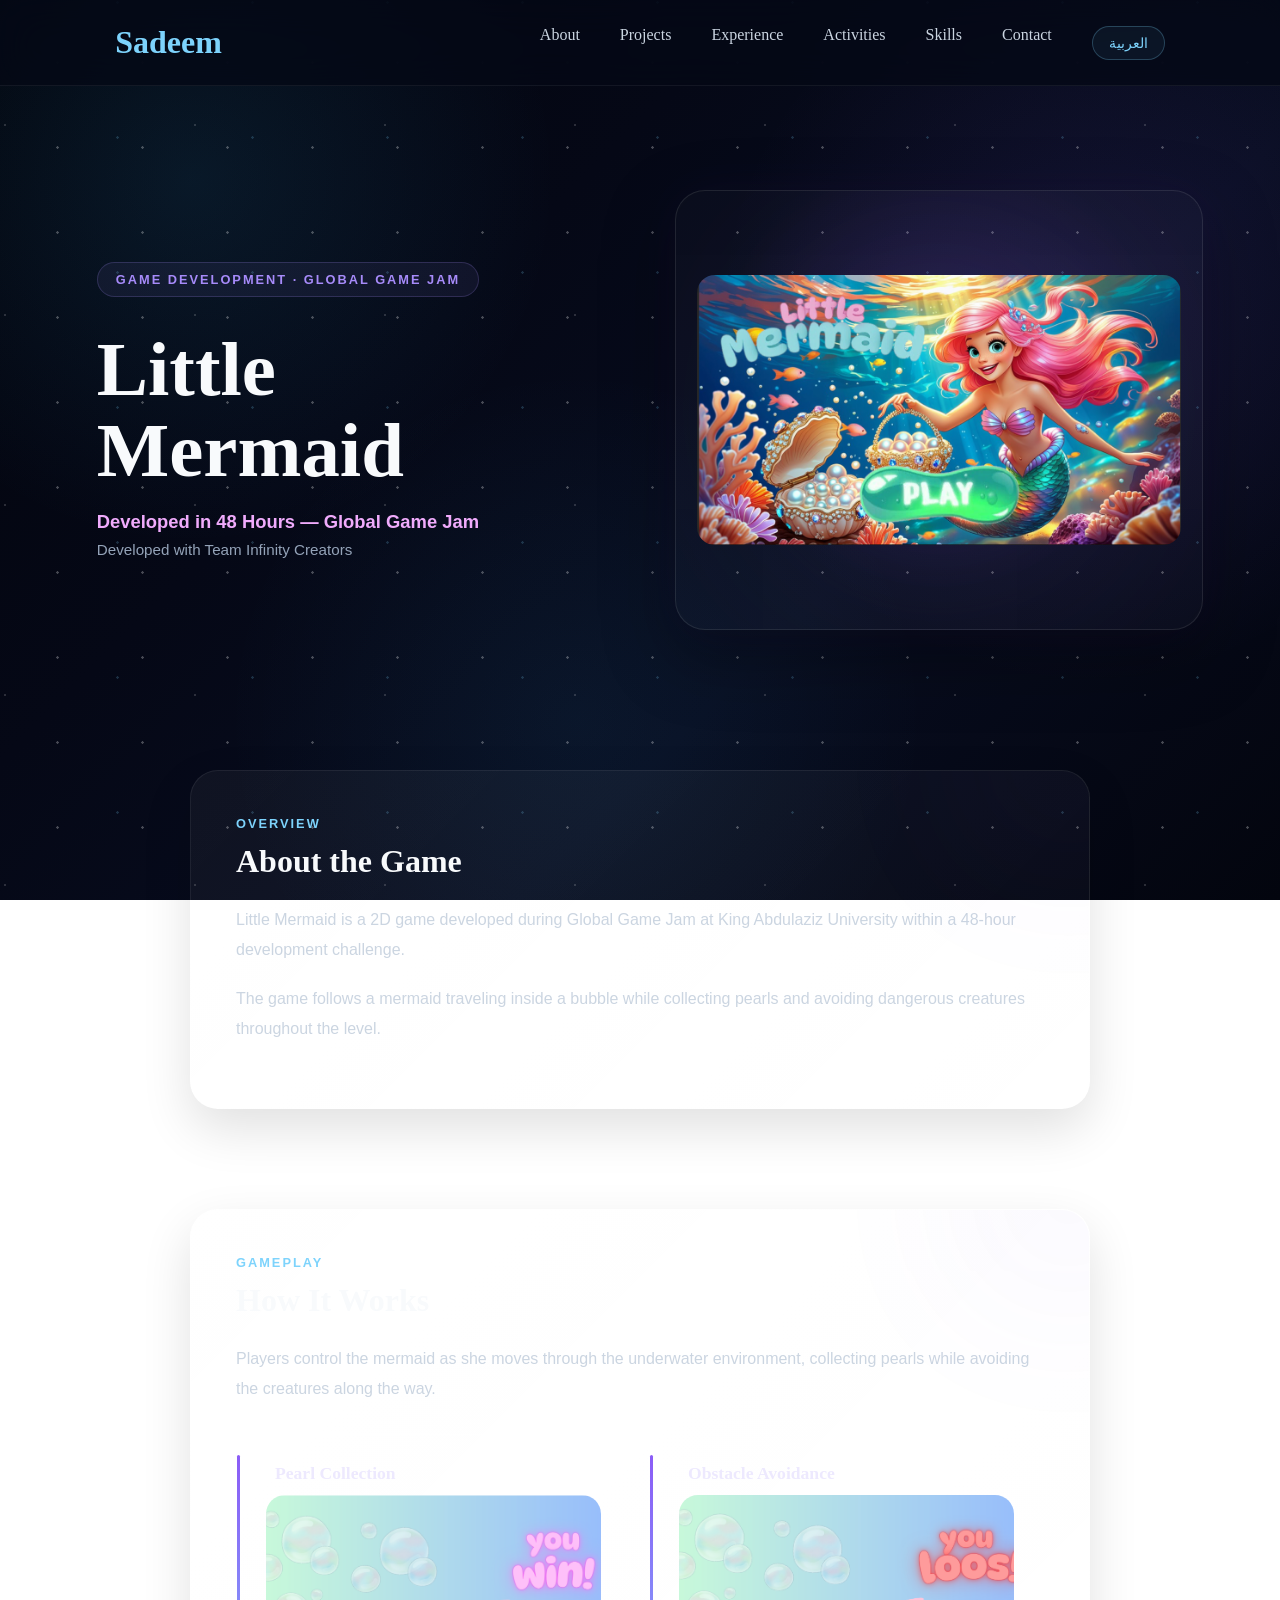
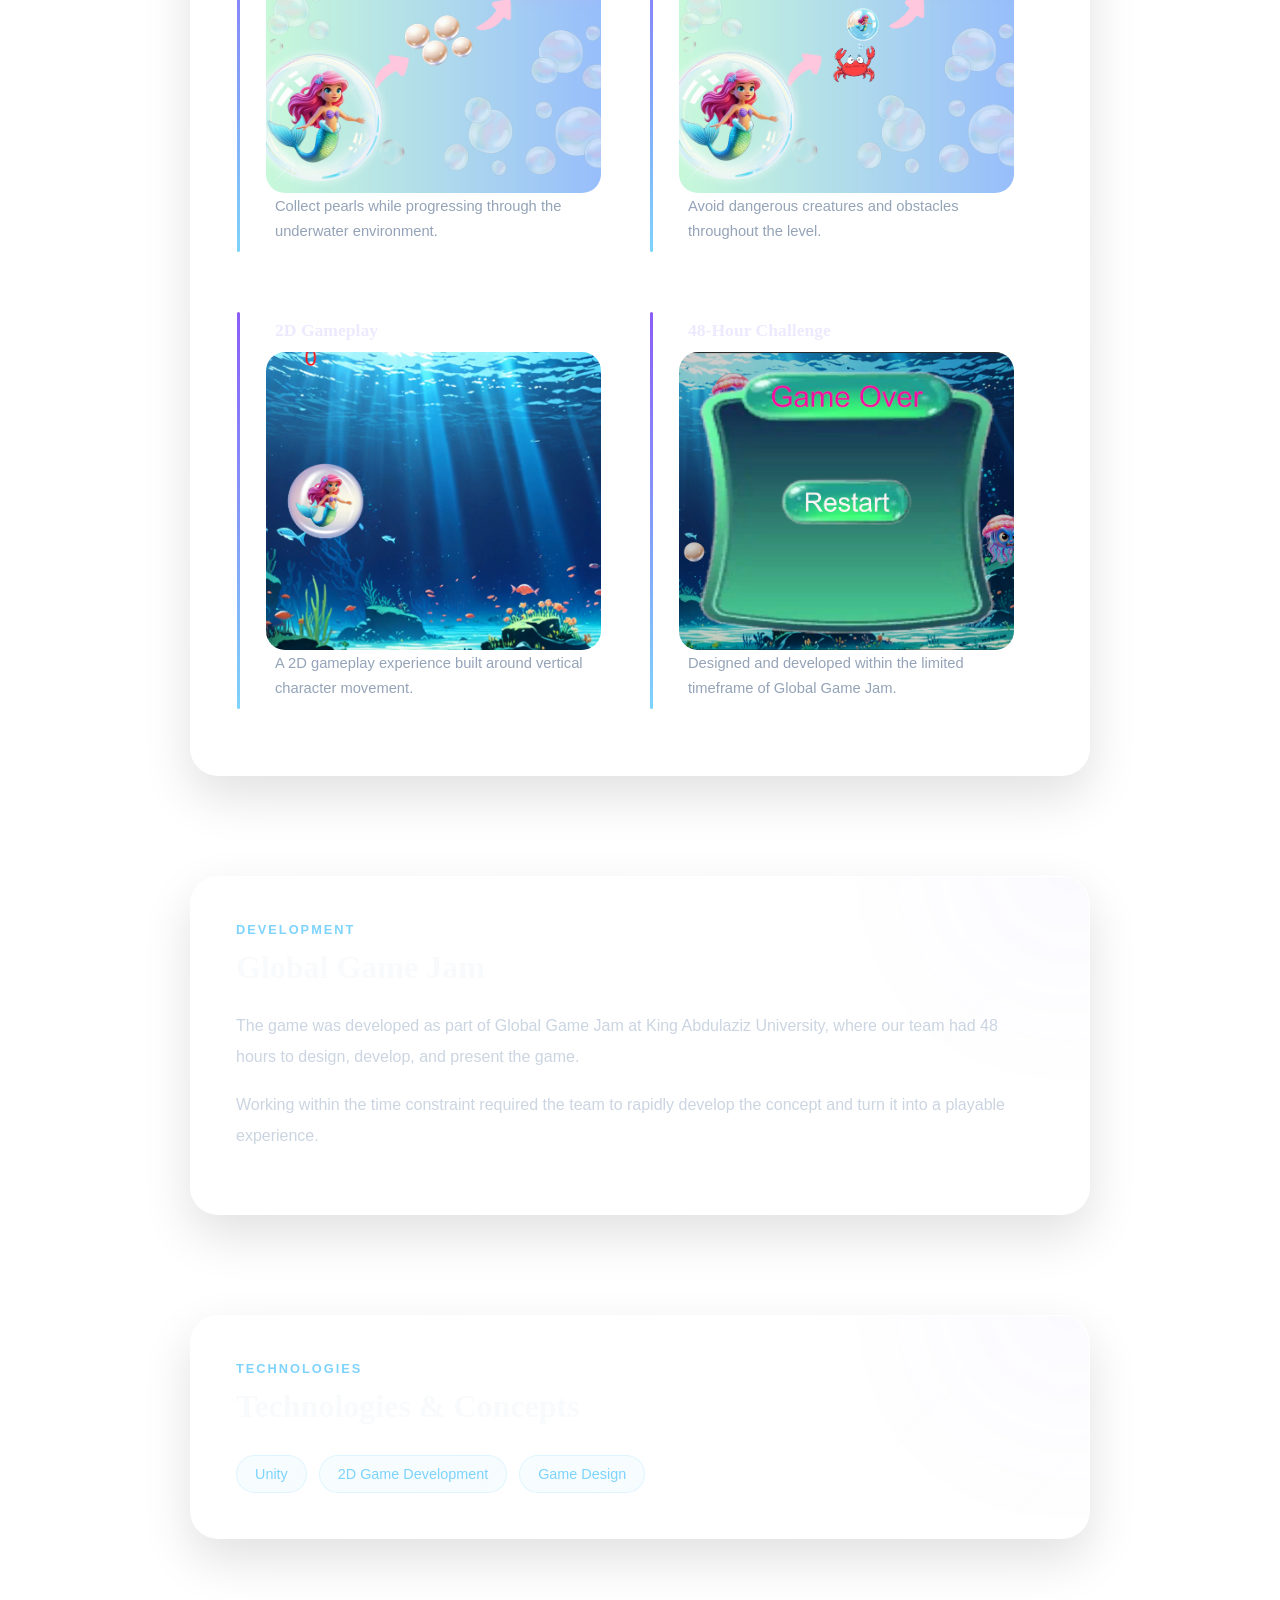
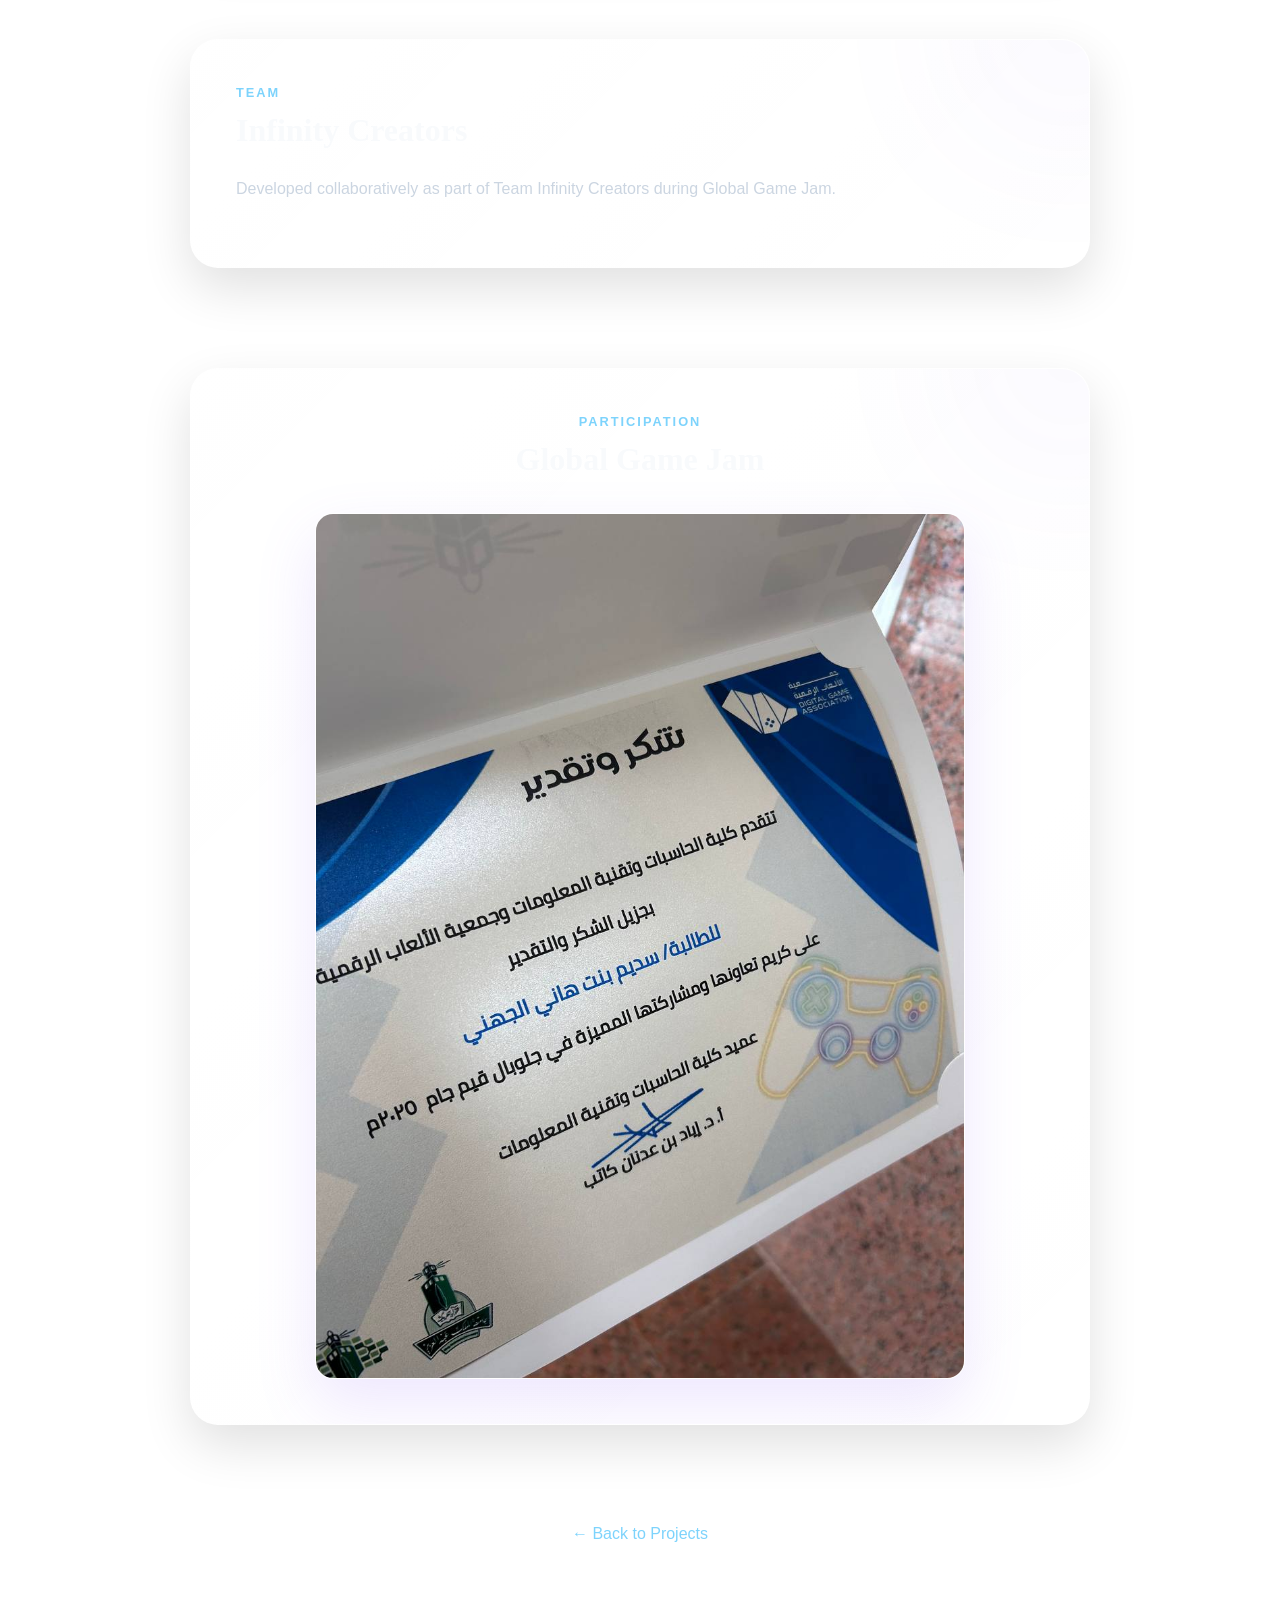
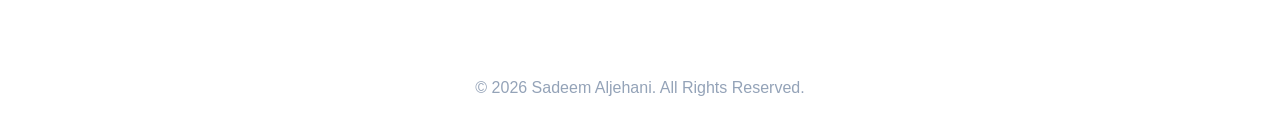
<file: projects/little-mermaid.html>
<!DOCTYPE html>
<html lang="en" dir="ltr">

<head>

    <meta charset="UTF-8">
    <meta name="viewport" content="width=device-width, initial-scale=1.0">

    <title>Little Mermaid | Sadeem Aljehani</title>

    <link rel="preconnect" href="https://fonts.googleapis.com">
    <link rel="preconnect" href="https://fonts.gstatic.com" crossorigin>

    <link href="https://fonts.googleapis.com/css2?family=Poppins:wght@300;400;500;600;700;800&display=swap"
        rel="stylesheet">

    <link rel="stylesheet" href="../css/style.css">

</head>


<body>


    <!-- ================= NAVBAR ================= -->

    <header>

        <nav>

            <a href="../index.html#hero" class="logo">
                Sadeem
            </a>

            <ul>

                <li>
                    <a href="../index.html#about" data-en="About" data-ar="نبذة عني">
                        About
                    </a>
                </li>

                <li>
                    <a href="../index.html#projects" data-en="Projects" data-ar="المشاريع">
                        Projects
                    </a>
                </li>

                <li>
                    <a href="../index.html#experience" data-en="Experience" data-ar="الخبرات">
                        Experience
                    </a>
                </li>

                <li>
                    <a href="../index.html#activities" data-en="Activities" data-ar="الأنشطة">
                        Activities
                    </a>
                </li>

                <li>
                    <a href="../index.html#skills" data-en="Skills" data-ar="المهارات">
                        Skills
                    </a>
                </li>

                <li>
                    <a href="../index.html#contact" data-en="Contact" data-ar="تواصل">
                        Contact
                    </a>
                </li>

                <li>
                    <button id="language-toggle" class="language-toggle">
                        العربية
                    </button>
                </li>

            </ul>

        </nav>

    </header>



    <!-- ================= PROJECT ================= -->

    <main>

        <section class="project-details">


            <!-- ================= HERO ================= -->

            <div class="project-hero">


                <div class="project-image">

                    <img src="../images/little-mermaid.png" alt="Little Mermaid game">

                </div>


                <div class="project-heading">

                    <span class="project-label" data-en="GAME DEVELOPMENT · GLOBAL GAME JAM"
                        data-ar="تطوير ألعاب · Global Game Jam">
                        GAME DEVELOPMENT · GLOBAL GAME JAM
                    </span>


                    <h1 data-en="Little Mermaid" data-ar="Little Mermaid">
                        Little Mermaid
                    </h1>


                    <p class="project-achievement" data-en="Developed in 48 Hours — Global Game Jam"
                        data-ar="تم تطوير اللعبة خلال 48 ساعة — Global Game Jam">
                        Developed in 48 Hours — Global Game Jam
                    </p>


                    <p class="project-team" data-en="Developed with Team Infinity Creators"
                        data-ar="تم تطويرها مع فريق Infinity Creators">
                        Developed with Team Infinity Creators
                    </p>

                </div>

            </div>



            <!-- ================= OVERVIEW ================= -->

            <div class="project-section">

                <span class="project-section-label" data-en="OVERVIEW" data-ar="نظرة عامة">
                    OVERVIEW
                </span>


                <h2 data-en="About the Game" data-ar="عن اللعبة">
                    About the Game
                </h2>


                <p data-en="Little Mermaid is a 2D game developed during Global Game Jam at King Abdulaziz University within a 48-hour development challenge."
                    data-ar="Little Mermaid هي لعبة ثنائية الأبعاد تم تطويرها خلال فعالية Global Game Jam في جامعة الملك عبدالعزيز، ضمن تحدٍ لتطوير اللعبة خلال 48 ساعة.">
                    Little Mermaid is a 2D game developed during
                    Global Game Jam at King Abdulaziz University
                    within a 48-hour development challenge.
                </p>


                <p data-en="The game follows a mermaid traveling inside a bubble while collecting pearls and avoiding dangerous creatures throughout the level."
                    data-ar="تدور اللعبة حول حورية بحر تتحرك داخل فقاعة، وتجمع اللؤلؤ وتتجنب الكائنات الخطرة أثناء تقدمها خلال المرحلة.">
                    The game follows a mermaid traveling inside
                    a bubble while collecting pearls and avoiding
                    dangerous creatures throughout the level.
                </p>

            </div>



            <!-- ================= GAMEPLAY ================= -->

            <div class="project-section">

                <span class="project-section-label" data-en="GAMEPLAY" data-ar="أسلوب اللعب">
                    GAMEPLAY
                </span>


                <h2 data-en="How It Works" data-ar="طريقة اللعب">
                    How It Works
                </h2>


                <p data-en="Players control the mermaid as she moves through the underwater environment, collecting pearls while avoiding the creatures along the way."
                    data-ar="يتحكم اللاعب بحورية البحر أثناء تحركها في البيئة البحرية، حيث تجمع اللؤلؤ وتتجنب الكائنات والعوائق الموجودة في طريقها.">
                    Players control the mermaid as she moves through
                    the underwater environment, collecting pearls while
                    avoiding the creatures along the way.
                </p>



                <div class="project-features">


                    <!-- PEARL COLLECTION -->

                    <div class="project-feature">

                        <h3 data-en="Pearl Collection" data-ar="جمع اللؤلؤ">
                            Pearl Collection
                        </h3>


                        <div class="gallery-item">

                            <img src="../images/little-mermaid/LM1.png" alt="Pearl Collection">

                        </div>


                        <p data-en="Collect pearls while progressing through the underwater environment."
                            data-ar="جمع اللؤلؤ أثناء التقدم داخل البيئة البحرية.">
                            Collect pearls while progressing through
                            the underwater environment.
                        </p>

                    </div>



                    <!-- OBSTACLE AVOIDANCE -->

                    <div class="project-feature">

                        <h3 data-en="Obstacle Avoidance" data-ar="تجنب العوائق">
                            Obstacle Avoidance
                        </h3>


                        <div class="gallery-item">

                            <img src="../images/little-mermaid/LM2.png" alt="Obstacle Avoidance">

                        </div>


                        <p data-en="Avoid dangerous creatures and obstacles throughout the level."
                            data-ar="تجنب الكائنات الخطرة والعوائق المختلفة أثناء اللعب.">
                            Avoid dangerous creatures and obstacles
                            throughout the level.
                        </p>

                    </div>



                    <!-- 2D GAMEPLAY -->

                    <div class="project-feature">

                        <h3 data-en="2D Gameplay" data-ar="أسلوب لعب ثنائي الأبعاد">
                            2D Gameplay
                        </h3>


                        <div class="gallery-item">

                            <img src="../images/little-mermaid/LM3.png" alt="Game Environment">

                        </div>


                        <p data-en="A 2D gameplay experience built around vertical character movement."
                            data-ar="تجربة لعب ثنائية الأبعاد تعتمد على الحركة الرأسية للشخصية.">
                            A 2D gameplay experience built around
                            vertical character movement.
                        </p>

                    </div>



                    <!-- 48 HOUR CHALLENGE -->

                    <div class="project-feature">

                        <h3 data-en="48-Hour Challenge" data-ar="تحدي الـ 48 ساعة">
                            48-Hour Challenge
                        </h3>


                        <div class="gallery-item">

                            <img src="../images/little-mermaid/LM4.png" alt="Game Over">

                        </div>


                        <p data-en="Designed and developed within the limited timeframe of Global Game Jam."
                            data-ar="تم تصميم وتطوير اللعبة ضمن الإطار الزمني المحدود لفعالية Global Game Jam.">
                            Designed and developed within the
                            limited timeframe of Global Game Jam.
                        </p>

                    </div>


                </div>

            </div>



            <!-- ================= DEVELOPMENT ================= -->

            <div class="project-section">

                <span class="project-section-label" data-en="DEVELOPMENT" data-ar="التطوير">
                    DEVELOPMENT
                </span>


                <h2 data-en="Global Game Jam" data-ar="Global Game Jam">
                    Global Game Jam
                </h2>


                <p data-en="The game was developed as part of Global Game Jam at King Abdulaziz University, where our team had 48 hours to design, develop, and present the game."
                    data-ar="تم تطوير اللعبة كجزء من فعالية Global Game Jam في جامعة الملك عبدالعزيز، حيث كان أمام فريقنا 48 ساعة لتصميم اللعبة وتطويرها وتجهيزها للعرض.">
                    The game was developed as part of Global Game Jam
                    at King Abdulaziz University, where our team had
                    48 hours to design, develop, and present the game.
                </p>


                <p data-en="Working within the time constraint required the team to rapidly develop the concept and turn it into a playable experience."
                    data-ar="تطلب العمل ضمن هذا الوقت المحدود تطوير الفكرة بسرعة وتحويلها إلى تجربة لعب قابلة للتجربة والعرض.">
                    Working within the time constraint required the
                    team to rapidly develop the concept and turn it
                    into a playable experience.
                </p>

            </div>



            <!-- ================= TECHNOLOGIES ================= -->

            <div class="project-section">

                <span class="project-section-label" data-en="TECHNOLOGIES" data-ar="التقنيات">
                    TECHNOLOGIES
                </span>


                <h2 data-en="Technologies & Concepts" data-ar="التقنيات والمفاهيم">
                    Technologies & Concepts
                </h2>


                <div class="project-tags">

                    <span>Unity</span>

                    <span data-en="2D Game Development" data-ar="تطوير ألعاب ثنائية الأبعاد">
                        2D Game Development
                    </span>

                    <span data-en="Game Design" data-ar="تصميم الألعاب">
                        Game Design
                    </span>

                </div>

            </div>



            <!-- ================= PROJECT TEAM ================= -->

            <div class="project-section">

                <span class="project-section-label" data-en="TEAM" data-ar="الفريق">
                    TEAM
                </span>


                <h2>
                    Infinity Creators
                </h2>


                <p data-en="Developed collaboratively as part of Team Infinity Creators during Global Game Jam."
                    data-ar="تم تطوير اللعبة بشكل جماعي ضمن فريق Infinity Creators خلال فعالية Global Game Jam.">
                    Developed collaboratively as part of Team
                    Infinity Creators during Global Game Jam.
                </p>

            </div>



            <!-- ================= CERTIFICATE ================= -->

            <div class="project-section project-certificate">

                <span class="project-section-label" data-en="PARTICIPATION" data-ar="المشاركة">
                    PARTICIPATION
                </span>


                <h2 data-en="Global Game Jam" data-ar="Global Game Jam">
                    Global Game Jam
                </h2>


                <div class="certificate-image">

                    <img src="../images/little-mermaid/cert.jpg" alt="Global Game Jam participation certificate">

                </div>

            </div>



            <!-- ================= BACK ================= -->

            <div class="project-back">

                <a href="../projects/index.html" data-en="← Back to Projects" data-ar="→ العودة إلى المشاريع">
                    ← Back to Projects
                </a>

            </div>


        </section>

    </main>



    <!-- ================= FOOTER ================= -->

    <footer>

        <p data-en="© 2026 Sadeem Aljehani. All Rights Reserved." data-ar="© 2026 سديم الجهني. جميع الحقوق محفوظة.">
            © 2026 Sadeem Aljehani. All Rights Reserved.
        </p>

    </footer>



    <!-- ================= JAVASCRIPT ================= -->

    <script src="../js/script.js"></script>

</body>

</html>
</file>
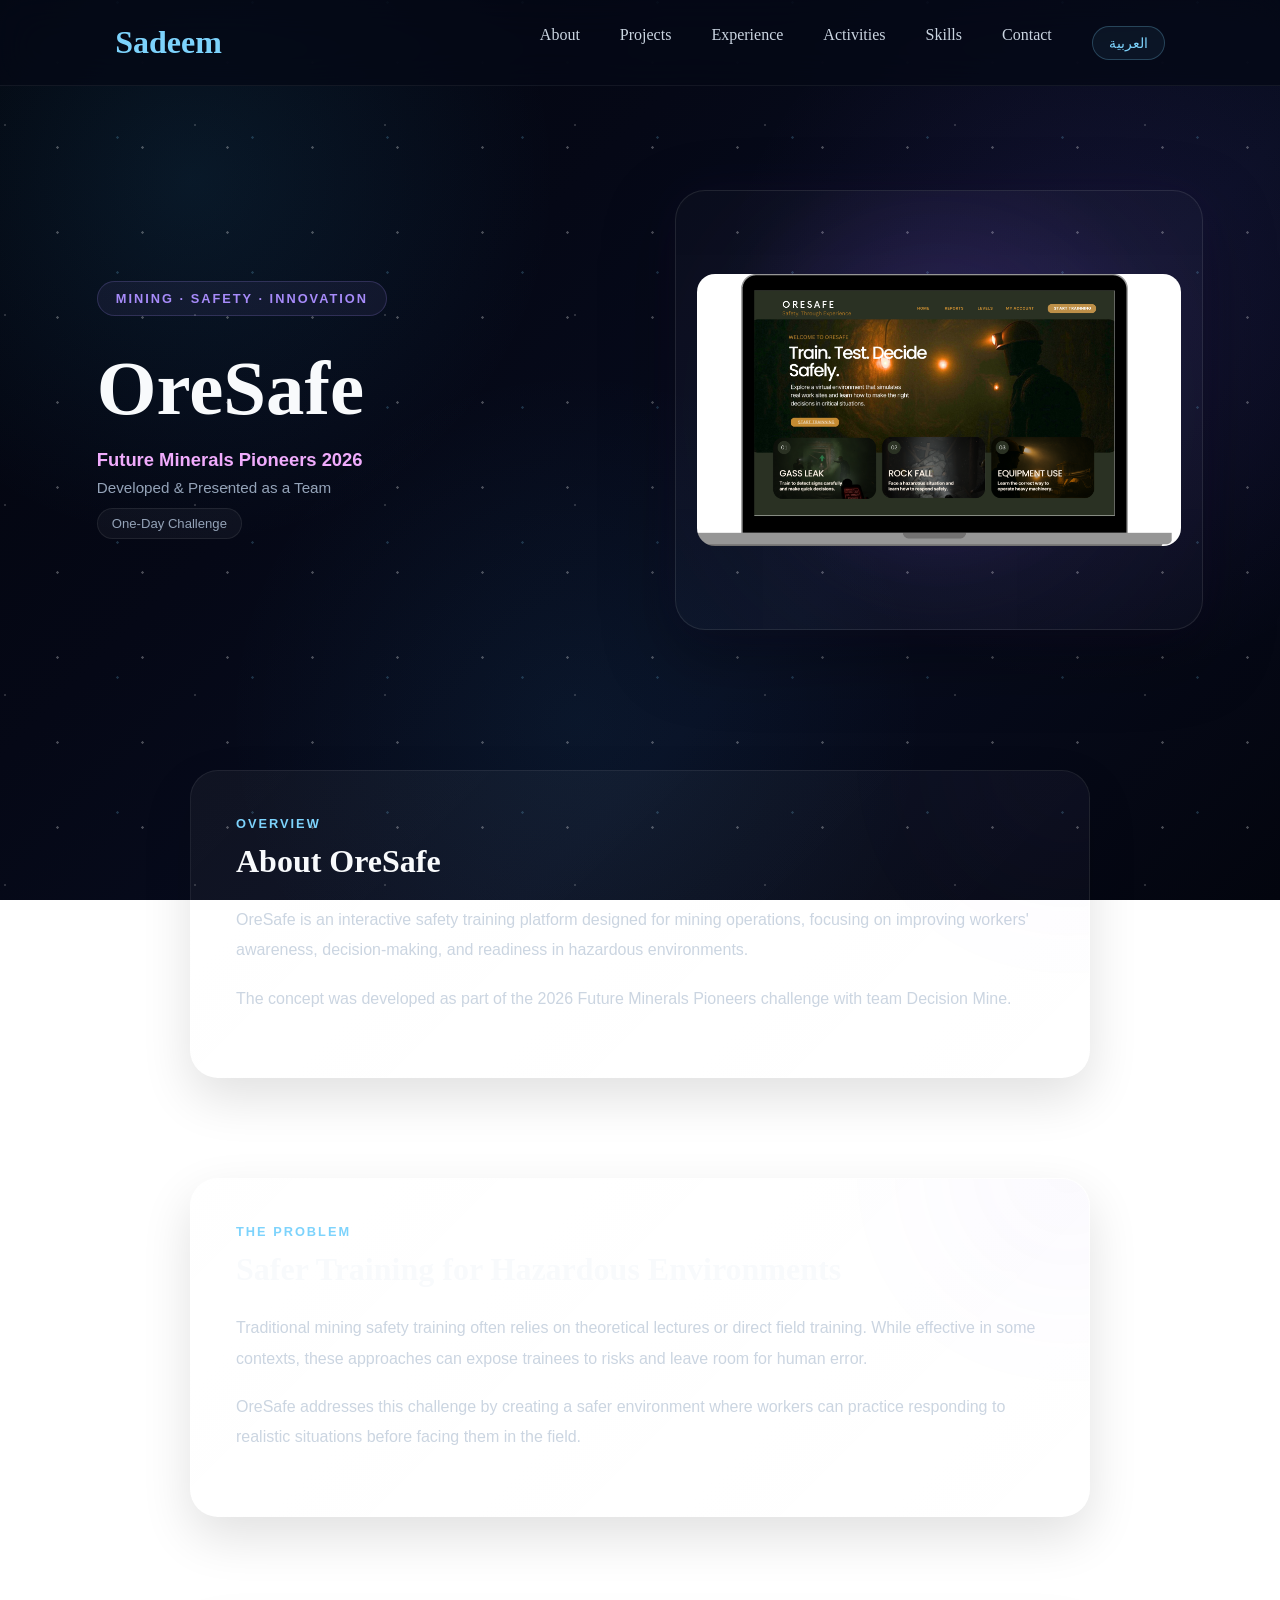
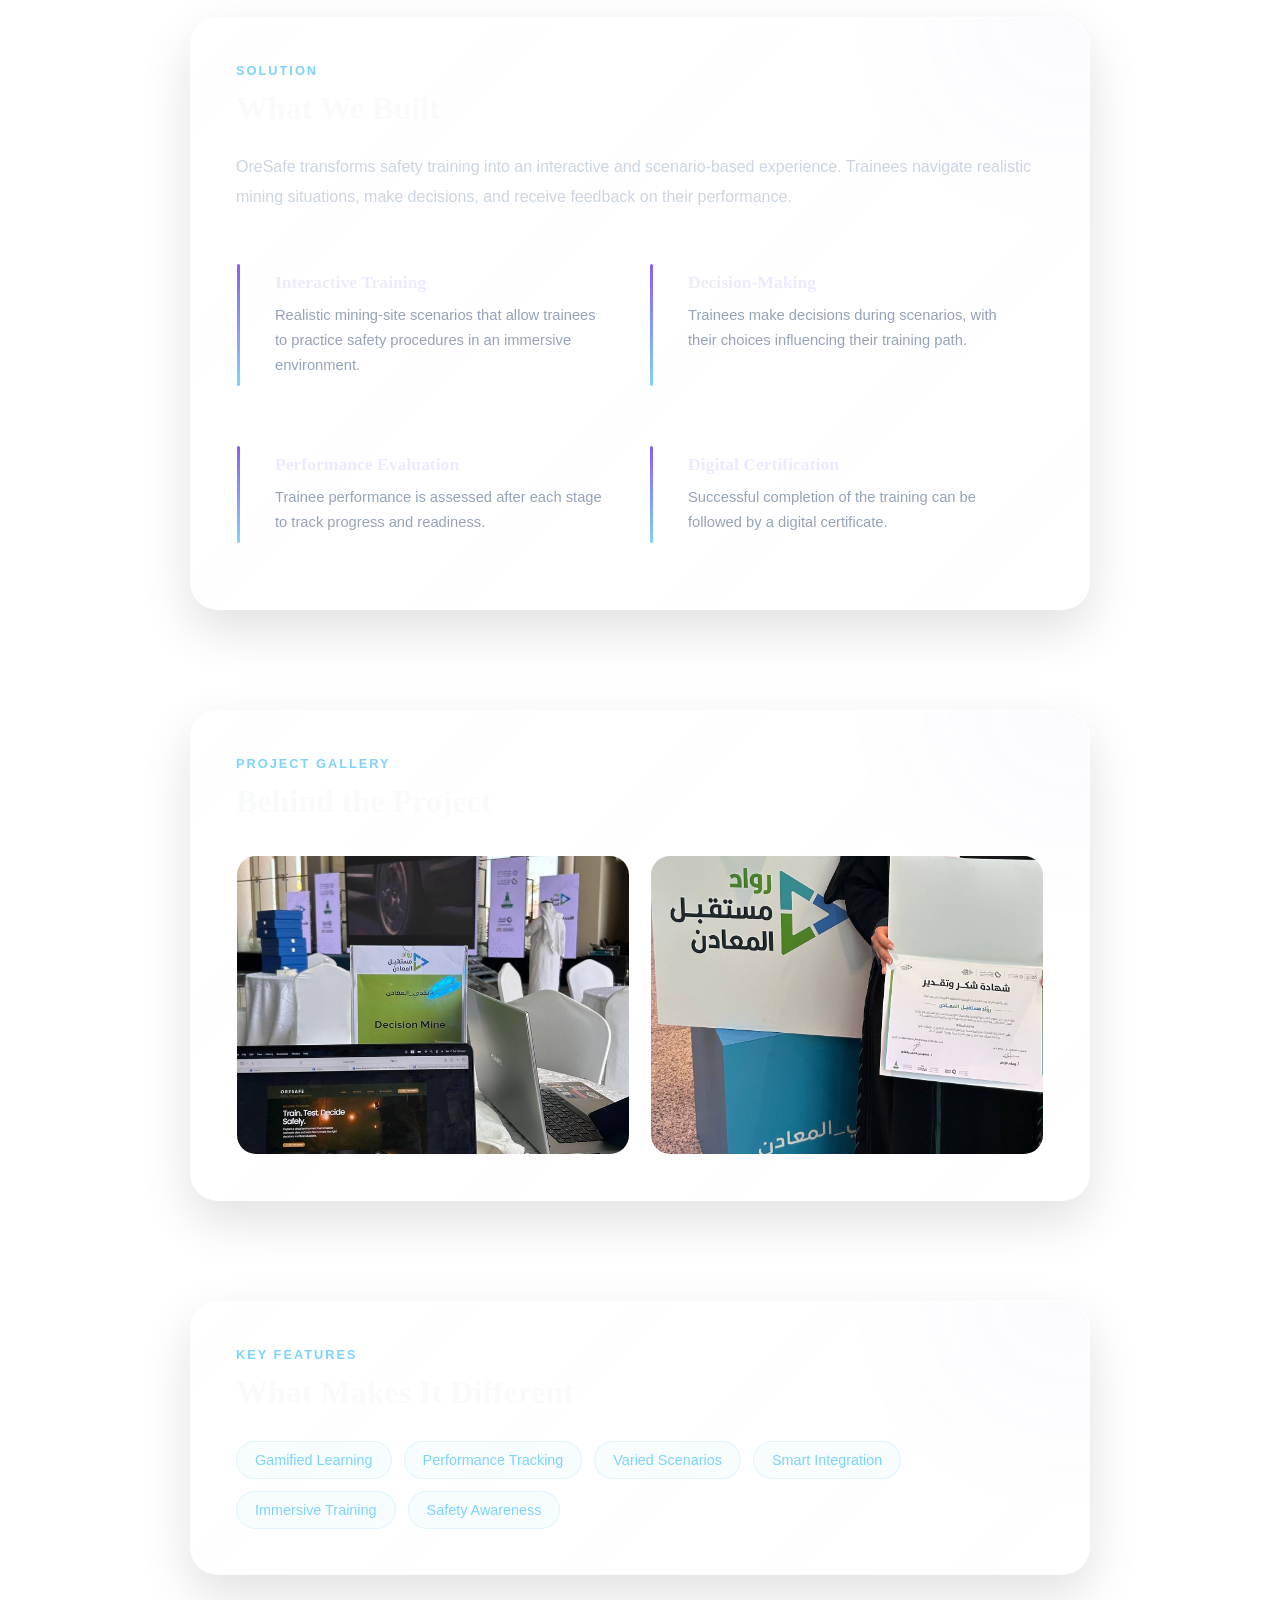
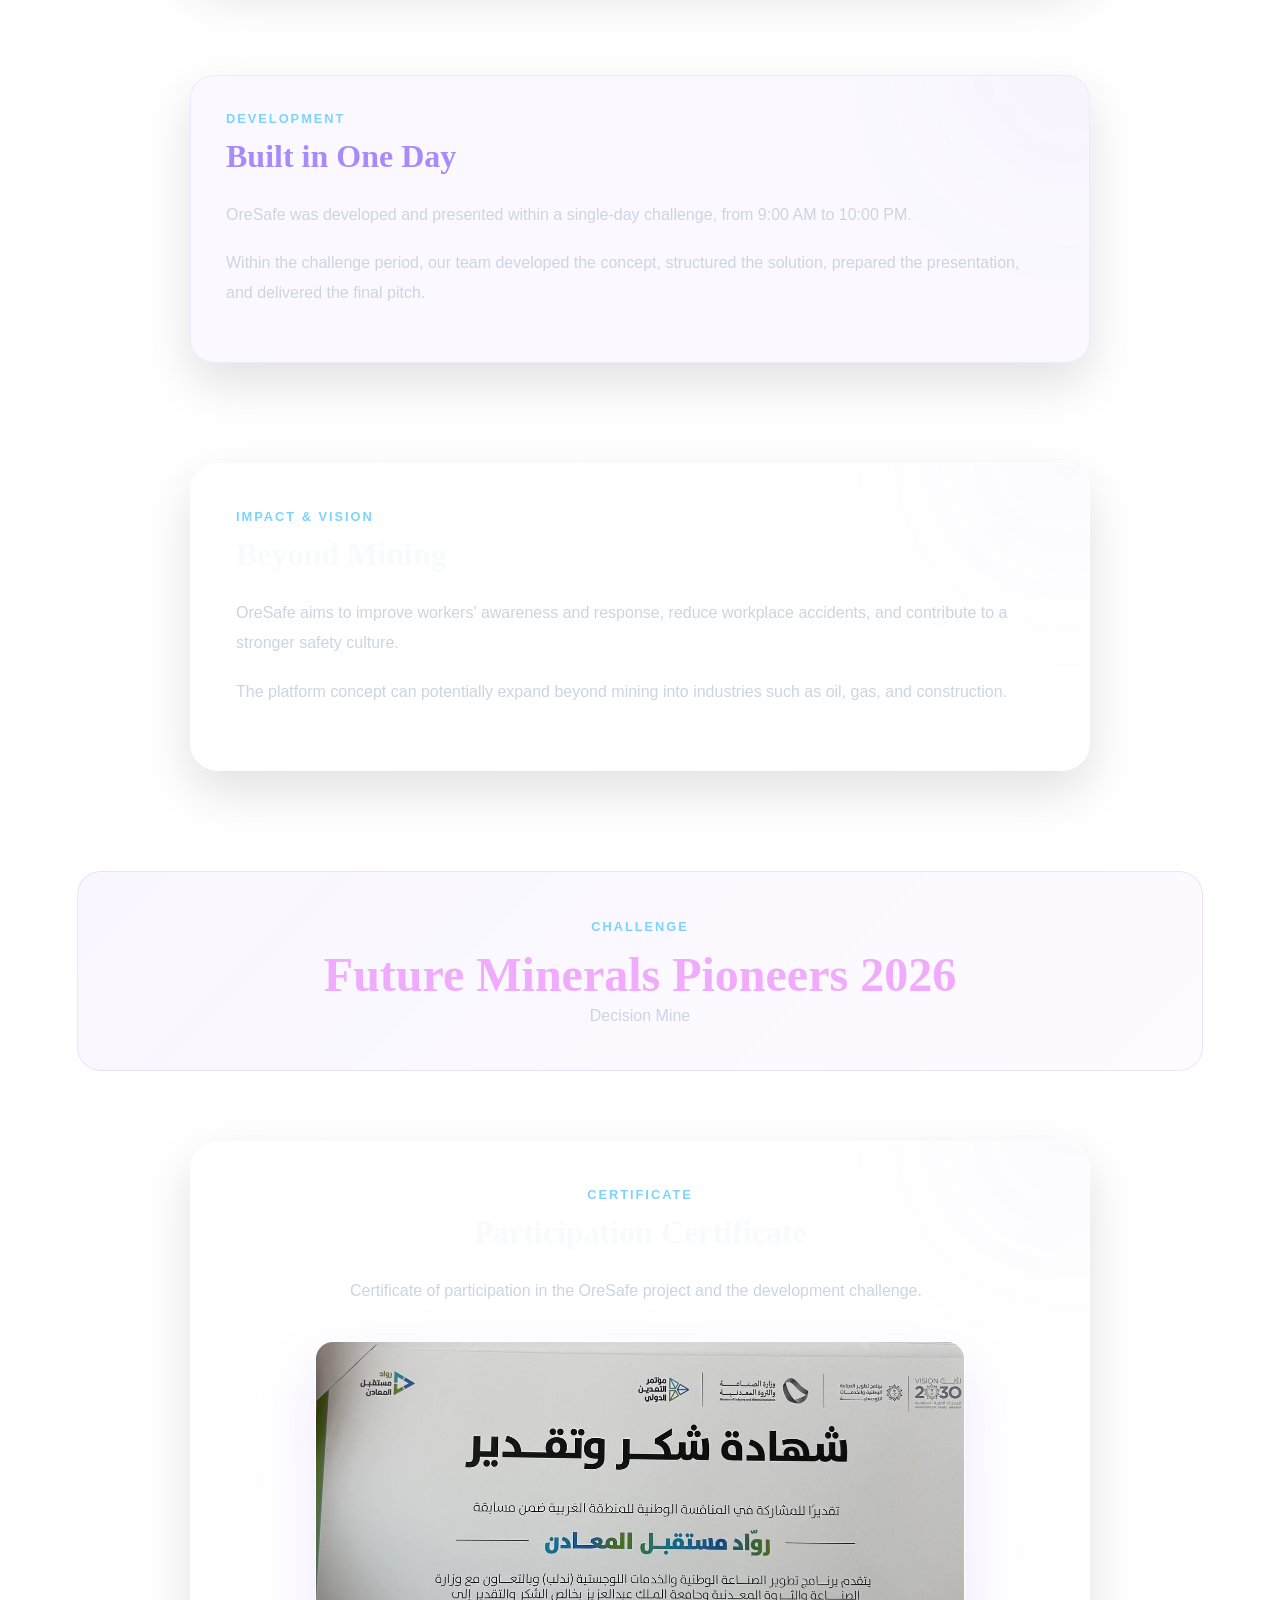
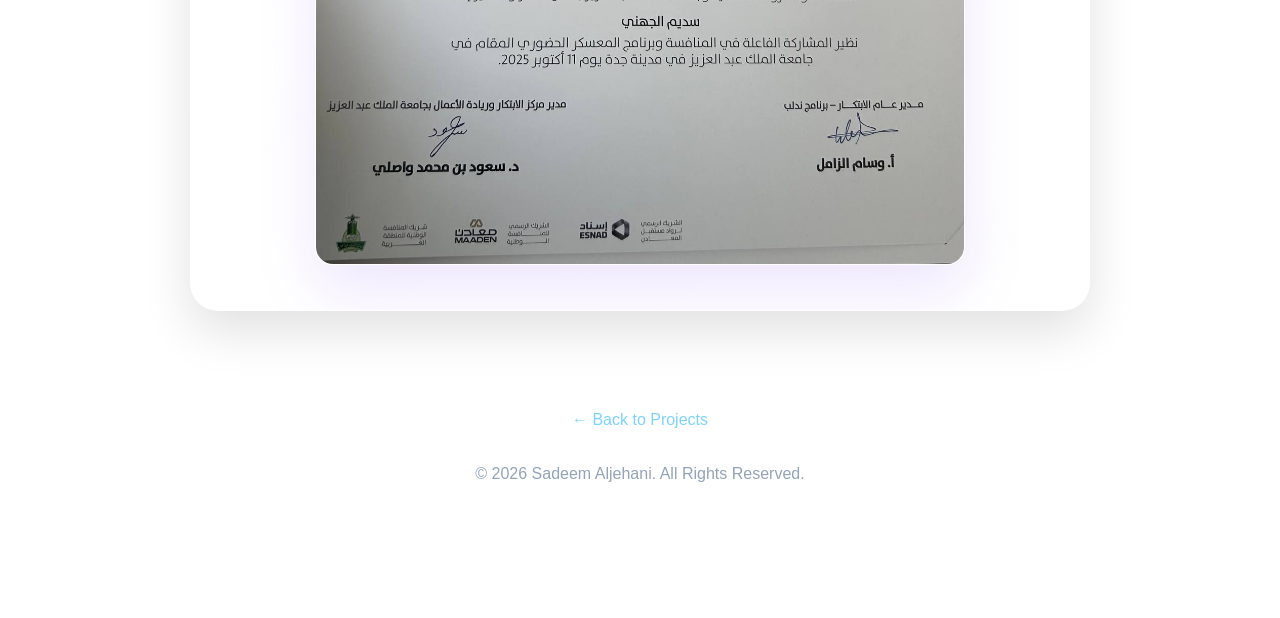
<file: projects/oreSafe.html>
<!DOCTYPE html>
<html lang="en" dir="ltr">

<head>

    <meta charset="UTF-8">
    <meta name="viewport" content="width=device-width, initial-scale=1.0">

    <title>OreSafe | Sadeem Aljehani</title>

    <link rel="preconnect" href="https://fonts.googleapis.com">
    <link rel="preconnect" href="https://fonts.gstatic.com" crossorigin>

    <link href="https://fonts.googleapis.com/css2?family=Poppins:wght@300;400;500;600;700;800&display=swap"
        rel="stylesheet">

    <link rel="stylesheet" href="../css/style.css">

</head>

<body>

    <!-- ================= NAVBAR ================= -->

    <header>

        <nav>

            <a href="../index.html#hero" class="logo">
                Sadeem
            </a>

            <ul>

                <li>
                    <a href="../index.html#about" data-en="About" data-ar="نبذة عني">
                        About
                    </a>
                </li>

                <li>
                    <a href="../index.html#projects" data-en="Projects" data-ar="المشاريع">
                        Projects
                    </a>
                </li>

                <li>
                    <a href="../index.html#experience" data-en="Experience" data-ar="الخبرات">
                        Experience
                    </a>
                </li>

                <li>
                    <a href="../index.html#activities" data-en="Activities" data-ar="الأنشطة">
                        Activities
                    </a>
                </li>

                <li>
                    <a href="../index.html#skills" data-en="Skills" data-ar="المهارات">
                        Skills
                    </a>
                </li>

                <li>
                    <a href="../index.html#contact" data-en="Contact" data-ar="تواصل">
                        Contact
                    </a>
                </li>

                <li>
                    <button id="language-toggle" class="language-toggle">
                        العربية
                    </button>
                </li>

            </ul>

        </nav>
    </header>


    <!-- ================= PROJECT ================= -->

    <main>

        <section class="project-details">


            <!-- ================= HERO ================= -->

            <div class="project-hero">

                <div class="project-image">

                    <img src="../images/oresafe.png" alt="OreSafe">

                </div>


                <div class="project-heading">

                    <span class="project-label" data-en="MINING · SAFETY · INNOVATION"
                        data-ar="التعدين · السلامة · الابتكار">
                        MINING · SAFETY · INNOVATION
                    </span>

                    <h1>
                        OreSafe
                    </h1>

                    <p class="project-achievement" data-en="Future Minerals Pioneers 2026"
                        data-ar="Future Minerals Pioneers 2026">
                        Future Minerals Pioneers 2026
                    </p>

                    <p class="project-team" data-en="Developed & Presented as a Team"
                        data-ar="تم تطويره وتقديمه ضمن فريق">
                        Developed & Presented as a Team
                    </p>

                    <span class="project-status" data-en="One-Day Challenge" data-ar="تحدٍ استمر ليوم واحد">
                        One-Day Challenge
                    </span>

                </div>
            </div>


            <!-- ================= OVERVIEW ================= -->

            <div class="project-section">

                <span class="project-section-label" data-en="OVERVIEW" data-ar="نظرة عامة">
                    OVERVIEW
                </span>

                <h2 data-en="About OreSafe" data-ar="عن OreSafe">
                    About OreSafe
                </h2>

                <p data-en="OreSafe is an interactive safety training platform designed for mining operations, focusing on improving workers' awareness, decision-making, and readiness in hazardous environments."
                    data-ar="OreSafe هي منصة تفاعلية للتدريب على السلامة في عمليات التعدين، تركز على رفع وعي العاملين، وتعزيز قدرتهم على اتخاذ القرار، والاستعداد للتعامل مع البيئات عالية الخطورة.">
                    OreSafe is an interactive safety training platform designed for mining operations, focusing on
                    improving workers' awareness, decision-making, and readiness in hazardous environments.
                </p>

                <p data-en="The concept was developed as part of the 2026 Future Minerals Pioneers challenge with team Decision
                    Mine."
                    data-ar="تم تطوير الفكرة ضمن تحدي Future Minerals Pioneers لعام 2026، ضمن فريق Decision Mine.">
                    The concept was developed as part of the 2026 Future Minerals Pioneers challenge with team Decision
                    Mine.
                </p>

            </div>

            <!-- ================= PROBLEM ================= -->
            <div class="project-section">

                <span class="project-section-label" data-en="THE PROBLEM" data-ar="المشكلة">
                    THE PROBLEM
                </span>

                <h2 data-en="Safer Training for Hazardous Environments"
                    data-ar="تدريب أكثر أمانًا للبيئات عالية الخطورة">
                    Safer Training for Hazardous Environments
                </h2>

                <p data-en="Traditional mining safety training often relies on theoretical lectures or direct field training. While effective in some contexts, these approaches can expose trainees to risks and leave room for human error."
                    data-ar="يعتمد التدريب التقليدي على السلامة في التعدين غالبًا على المحاضرات النظرية أو التدريب الميداني المباشر. وعلى الرغم من فاعلية هذه الأساليب في بعض الحالات، إلا أنها قد تعرض المتدربين للمخاطر وتترك مجالًا للخطأ البشري.">
                    Traditional mining safety training often relies on theoretical lectures or direct field training.
                </p>

                <p data-en="OreSafe addresses this challenge by creating a safer environment where workers can practice responding to realistic situations before facing them in the field."
                    data-ar="تعالج OreSafe هذا التحدي من خلال توفير بيئة أكثر أمانًا يستطيع فيها العاملون التدرب على الاستجابة لمواقف واقعية قبل مواجهتها في الميدان.">
                    OreSafe addresses this challenge by creating a safer environment where workers can practice
                    responding to realistic situations before facing them in the field.
                </p>

            </div>



            <div class="project-section">

                <span class="project-section-label" data-en="SOLUTION" data-ar="الحل">
                    SOLUTION
                </span>

                <h2 data-en="What We Built" data-ar="ما قمنا بتطويره">
                    What We Built
                </h2>

                <p data-en="OreSafe transforms safety training into an interactive and scenario-based experience. Trainees navigate realistic mining situations, make decisions, and receive feedback on their performance."
                    data-ar="تحول OreSafe التدريب على السلامة إلى تجربة تفاعلية قائمة على السيناريوهات. يتعامل المتدربون مع مواقف واقعية في بيئة التعدين، ويتخذون القرارات، ويحصلون على تقييم حول أدائهم.">
                    OreSafe transforms safety training into an interactive and scenario-based experience.
                </p>

                <div class="project-features">

                    <div class="project-feature">

                        <h3 data-en="Interactive Training" data-ar="تدريب تفاعلي">
                            Interactive Training
                        </h3>

                        <p data-en="Realistic mining-site scenarios that allow trainees to practice safety procedures in an immersive environment."
                            data-ar="سيناريوهات واقعية من مواقع التعدين تتيح للمتدربين ممارسة إجراءات السلامة في بيئة تفاعلية.">
                            Realistic mining-site scenarios that allow trainees to practice safety procedures in an
                            immersive environment.
                        </p>

                    </div>


                    <div class="project-feature">

                        <h3 data-en="Decision-Making" data-ar="اتخاذ القرار">
                            Decision-Making
                        </h3>

                        <p data-en="Trainees make decisions during scenarios, with their choices influencing their training path."
                            data-ar="يتخذ المتدربون قرارات أثناء السيناريوهات، وتؤثر اختياراتهم على مسار التدريب.">
                            Trainees make decisions during scenarios, with their choices influencing their training
                            path.
                        </p>

                    </div>


                    <div class="project-feature">

                        <h3 data-en="Performance Evaluation" data-ar="تقييم الأداء">
                            Performance Evaluation
                        </h3>

                        <p data-en="Trainee performance is assessed after each stage to track progress and readiness."
                            data-ar="يتم تقييم أداء المتدرب بعد كل مرحلة لمتابعة تقدمه ومدى جاهزيته.">
                            Trainee performance is assessed after each stage to track progress and readiness.
                        </p>

                    </div>


                    <div class="project-feature">

                        <h3 data-en="Digital Certification" data-ar="شهادة رقمية">
                            Digital Certification
                        </h3>

                        <p data-en="Successful completion of the training can be followed by a digital certificate."
                            data-ar="يمكن أن يتبع إكمال التدريب بنجاح الحصول على شهادة رقمية.">
                            Successful completion of the training can be followed by a digital certificate.
                        </p>

                    </div>

                </div>

            </div>

            <div class="project-section">

                <span class="project-section-label" data-en="PROJECT GALLERY" data-ar="معرض المشروع">
                    PROJECT GALLERY
                </span>

                <h2 data-en="Behind the Project" data-ar="من المشروع">
                    Behind the Project
                </h2>

                <div class="project-gallery">

                    <div class="gallery-item">
                        <img src="../images/oresafe/oresafe-1.jpg" alt="OreSafe during the event">
                    </div>

                    <div class="gallery-item">
                        <img src="../images/oresafe/oresafe-2.jpg" alt="OreSafe project presentation">
                    </div>

                </div>

            </div>


            <div class="project-section">

                <span class="project-section-label" data-en="KEY FEATURES" data-ar="أبرز المزايا">
                    KEY FEATURES
                </span>

                <h2 data-en="What Makes It Different" data-ar="ما الذي يميزه؟">
                    What Makes It Different
                </h2>

                <div class="project-tags">

                    <span data-en="Gamified Learning" data-ar="تعلم قائم على التلعيب">
                        Gamified Learning
                    </span>

                    <span data-en="Performance Tracking" data-ar="تتبع الأداء">
                        Performance Tracking
                    </span>

                    <span data-en="Varied Scenarios" data-ar="سيناريوهات متنوعة">
                        Varied Scenarios
                    </span>

                    <span data-en="Smart Integration" data-ar="تكامل ذكي">
                        Smart Integration
                    </span>

                    <span data-en="Immersive Training" data-ar="تدريب تفاعلي">
                        Immersive Training
                    </span>

                    <span data-en="Safety Awareness" data-ar="الوعي بالسلامة">
                        Safety Awareness
                    </span>

                </div>

            </div>
            <div class="project-section project-highlight">

                <span class="project-section-label" data-en="DEVELOPMENT" data-ar="التطوير">
                    DEVELOPMENT
                </span>

                <h2 data-en="Built in One Day" data-ar="تم تطويره في يوم واحد">
                    Built in One Day
                </h2>

                <p data-en="OreSafe was developed and presented within a single-day challenge, from 9:00 AM to 10:00 PM."
                    data-ar="تم تطوير OreSafe وتقديمه خلال تحدٍ استمر ليوم واحد، من الساعة 9:00 صباحًا حتى 10:00 مساءً.">
                    OreSafe was developed and presented within a single-day challenge, from 9:00 AM to 10:00 PM.
                </p>

                <p data-en="Within the challenge period, our team developed the concept, structured the solution, prepared the presentation, and delivered the final pitch."
                    data-ar="خلال فترة التحدي، عمل فريقنا على تطوير الفكرة، وبناء الحل، وتجهيز العرض، وتقديم العرض النهائي.">
                    Within the challenge period, our team developed the concept, structured the solution, prepared the
                    presentation, and delivered the final pitch.
                </p>

            </div>


            <div class="project-section">

                <span class="project-section-label" data-en="IMPACT & VISION" data-ar="الأثر والرؤية">
                    IMPACT & VISION
                </span>

                <h2 data-en="Beyond Mining" data-ar="أبعد من قطاع التعدين">
                    Beyond Mining
                </h2>

                <p data-en="OreSafe aims to improve workers' awareness and response, reduce workplace accidents, and contribute to a stronger safety culture."
                    data-ar="تهدف OreSafe إلى رفع وعي العاملين وتحسين استجابتهم للمخاطر، وتقليل الحوادث في بيئة العمل، والمساهمة في بناء ثقافة أقوى للسلامة.">
                    OreSafe aims to improve workers' awareness and response, reduce workplace accidents, and contribute
                    to a stronger safety culture.
                </p>

                <p data-en="The platform concept can potentially expand beyond mining into industries such as oil, gas, and construction."
                    data-ar="ويمكن أن تمتد فكرة المنصة مستقبلًا إلى قطاعات أخرى مثل النفط والغاز والإنشاءات.">
                    The platform concept can potentially expand beyond mining into industries such as oil, gas, and
                    construction.
                </p>

            </div>
            <div class="project-achievement-box">

                <span data-en="CHALLENGE" data-ar="التحدي">
                    CHALLENGE
                </span>

                <h2>
                    Future Minerals Pioneers 2026
                </h2>

                <p>
                    Decision Mine
                </p>

            </div>


            <div class="project-section project-certificate">

                <span class="project-section-label" data-en="CERTIFICATE" data-ar="الشهادة">
                    CERTIFICATE
                </span>

                <h2 data-en="Participation Certificate" data-ar="شهادة المشاركة">
                    Participation Certificate
                </h2>

                <p data-en="Certificate of participation in the OreSafe project and the development challenge."
                    data-ar="شهادة مشاركة في مشروع OreSafe وتحدي التطوير.">
                    Certificate of participation in the OreSafe project and the development challenge.
                </p>

                <div class="certificate-image">

                    <img src="../images/oresafe-certificate.jpg" alt="OreSafe Certificate">

                </div>

            </div>
            <div class="project-back">

                <a href="../projects/index.html" data-en="← Back to Projects" data-ar="→ العودة إلى المشاريع">
                    ← Back to Projects
                </a>

            </div>
            <footer>

                <p data-en="© 2026 Sadeem Aljehani. All Rights Reserved."
                    data-ar="© 2026 سديم الجهني. جميع الحقوق محفوظة.">
                    © 2026 Sadeem Aljehani. All Rights Reserved.
                </p>

            </footer>

            <script src="../js/script.js"></script>

</body>

</html>
</file>
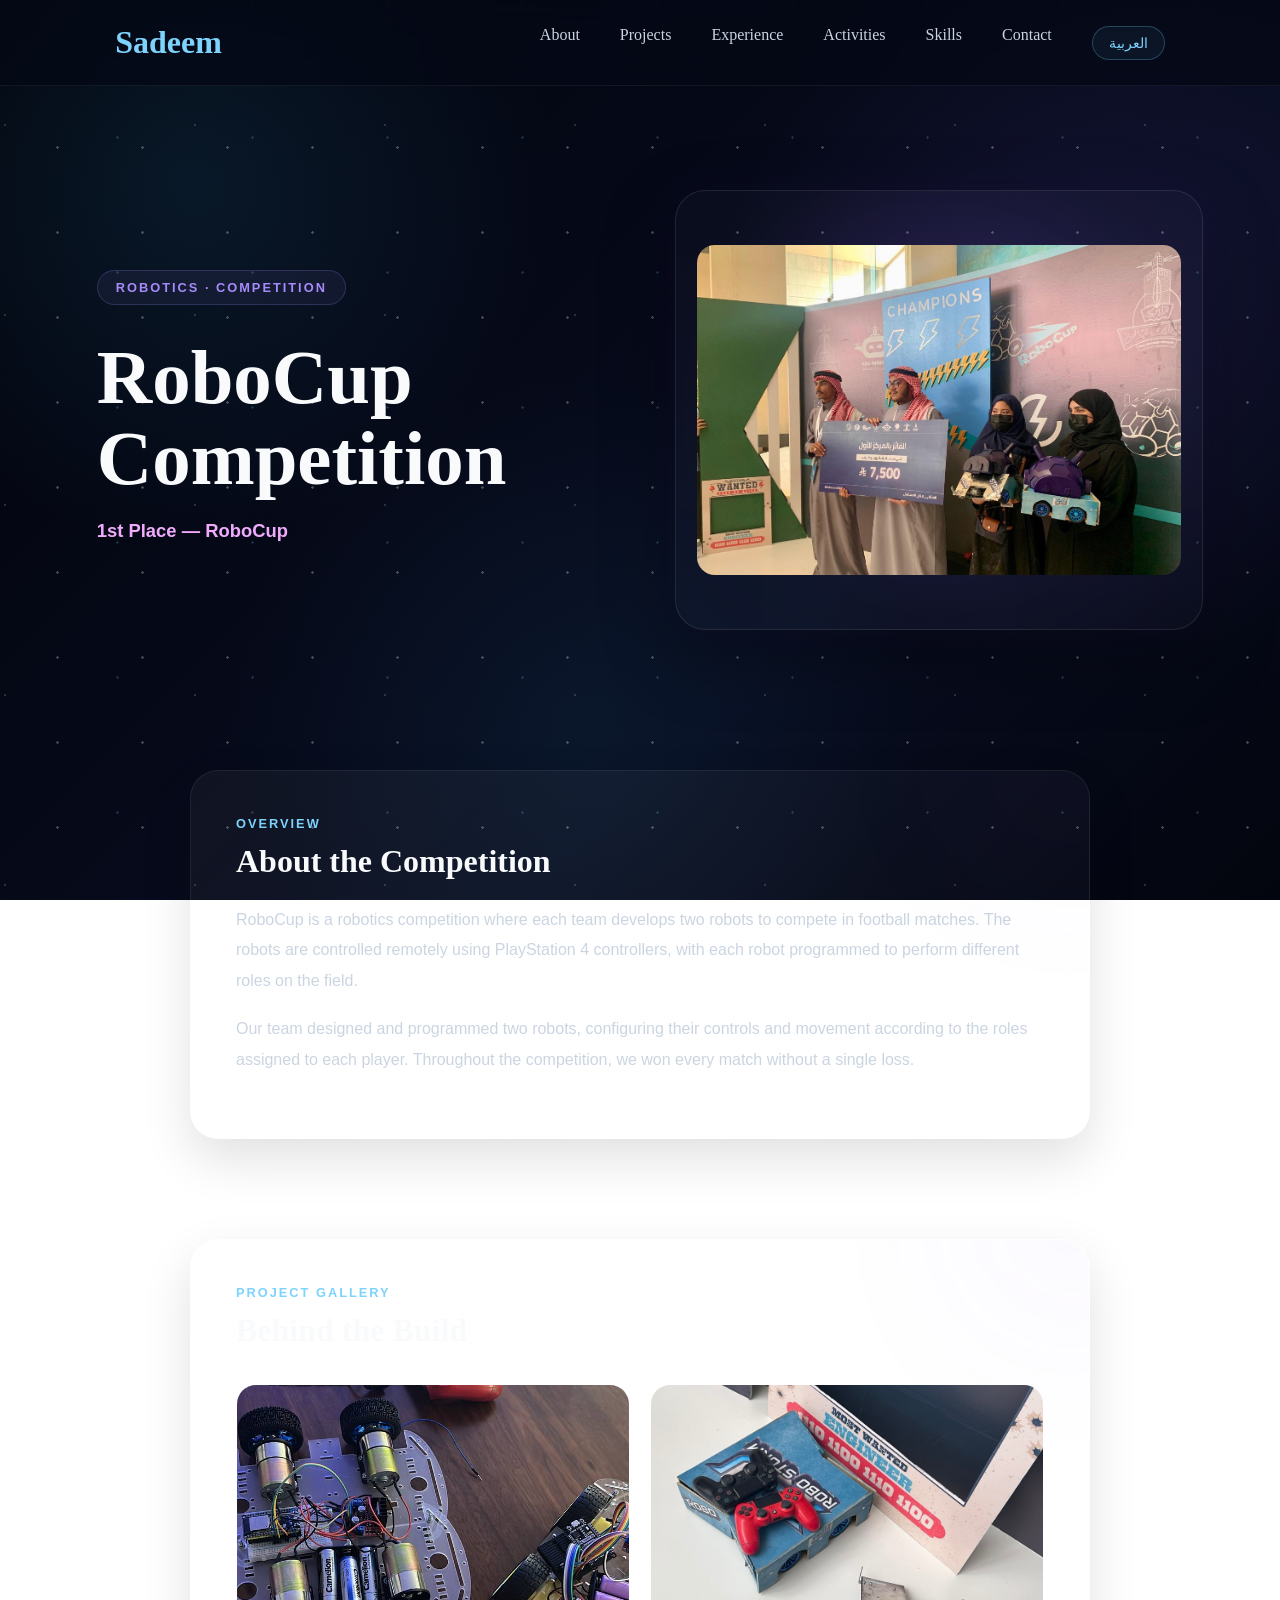
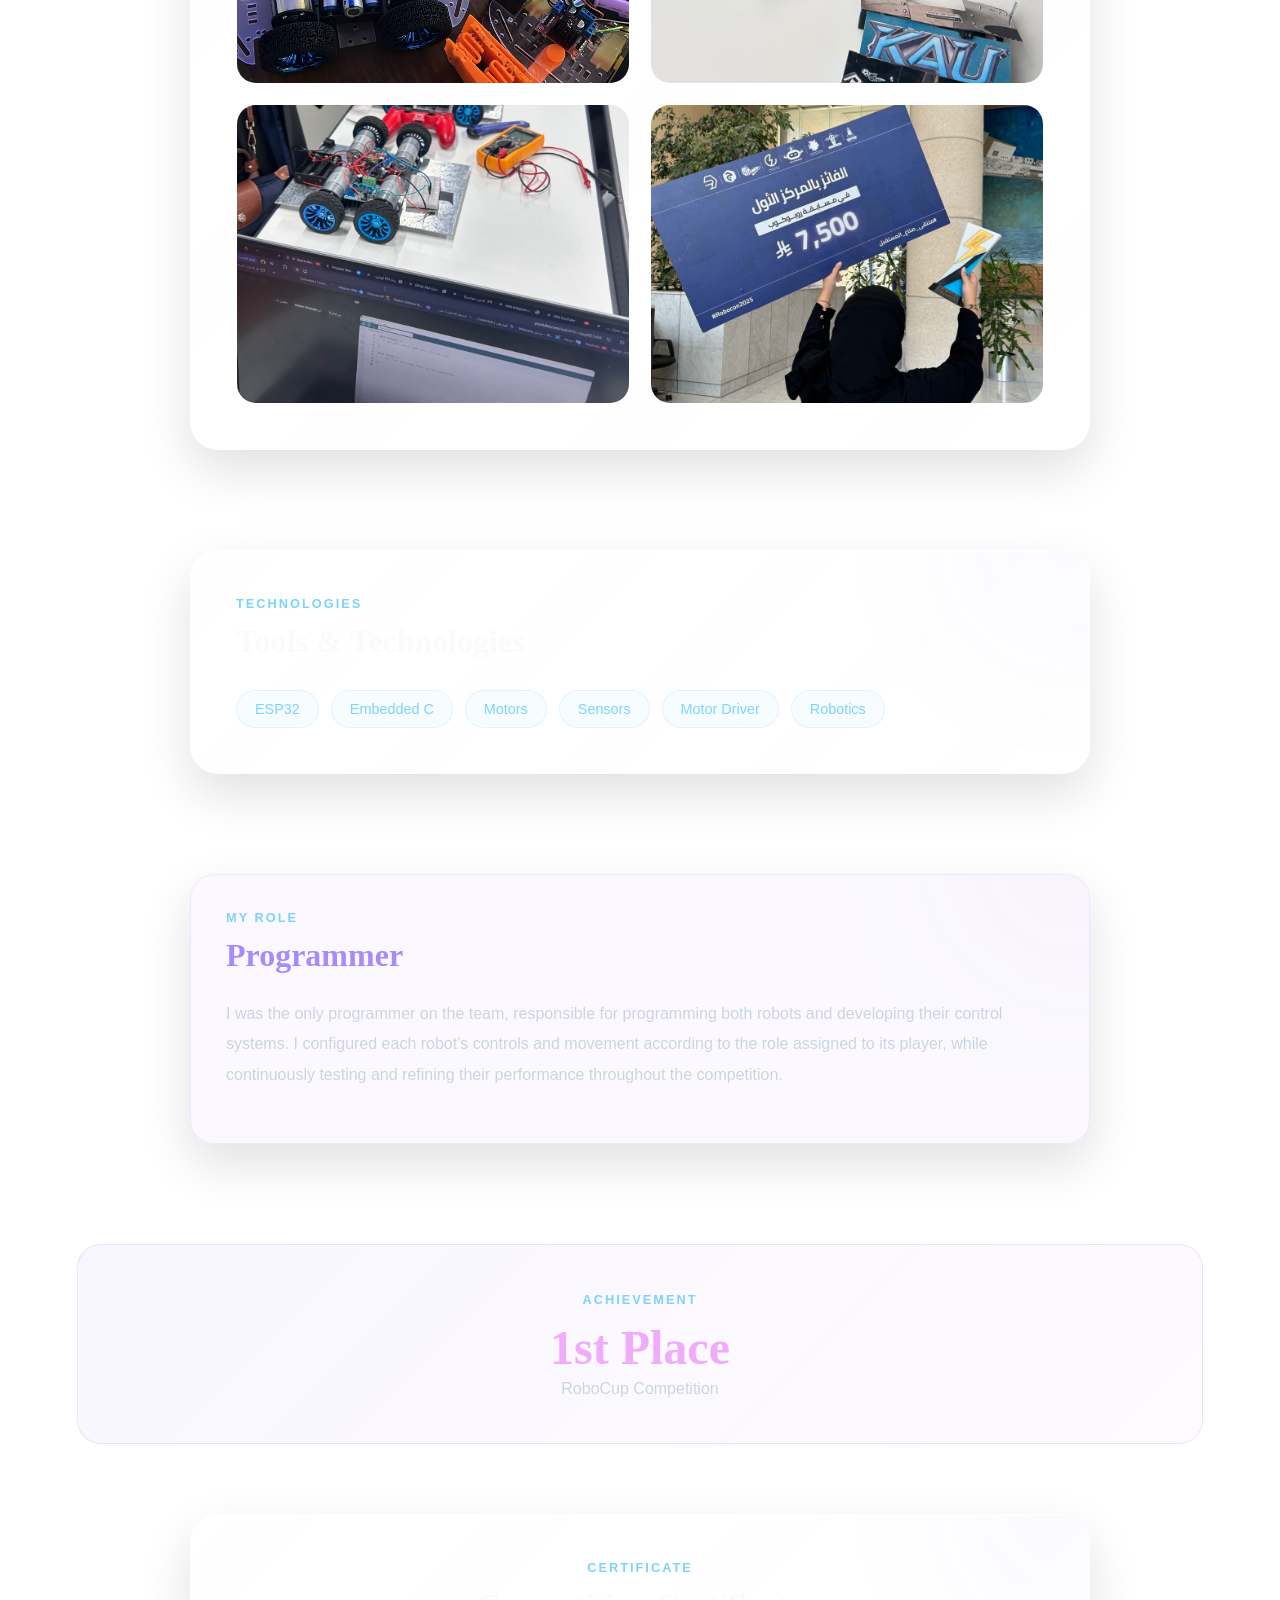
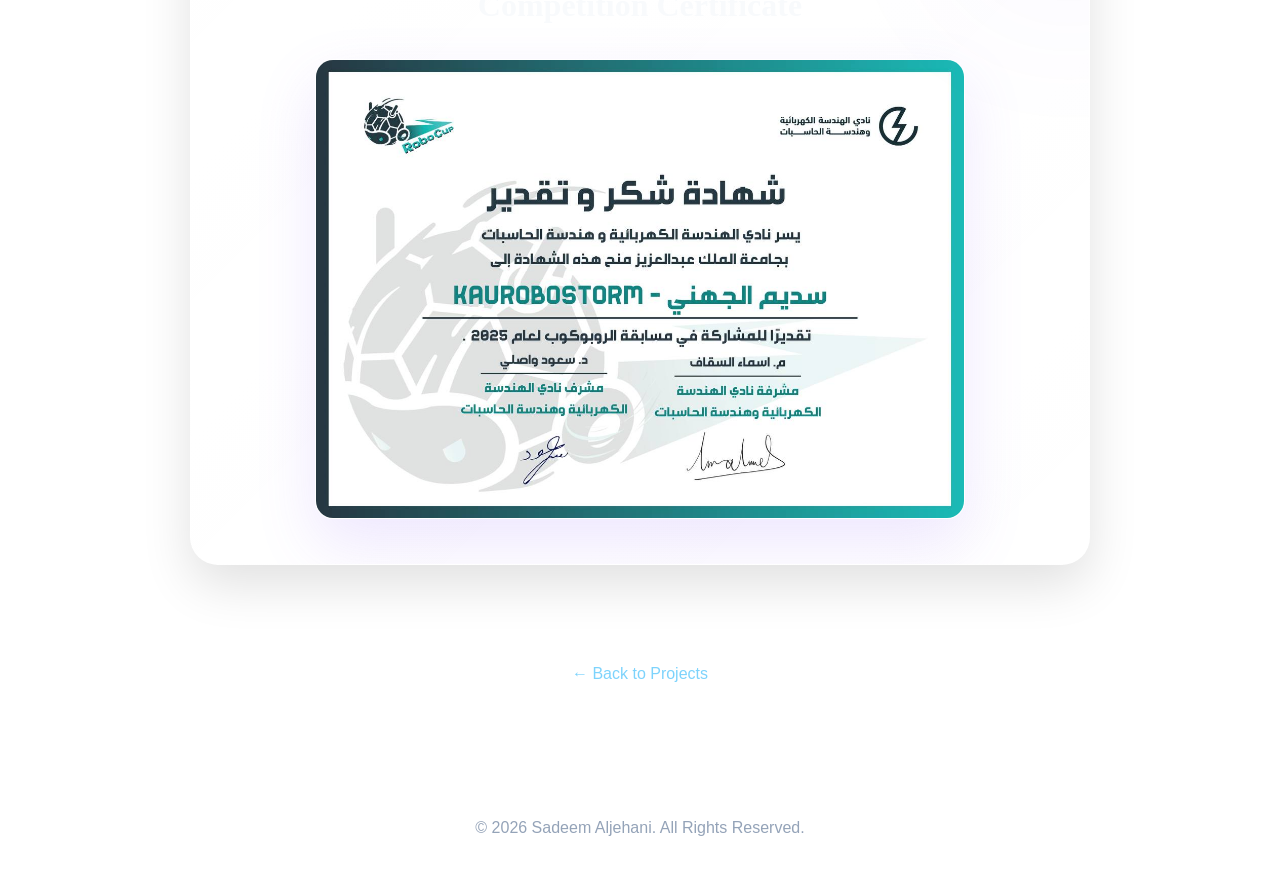
<file: projects/robocup.html>
<!DOCTYPE html>
<html lang="en">

<head>

    <meta charset="UTF-8">
    <meta name="viewport" content="width=device-width, initial-scale=1.0">

    <title>RoboCup Robot | Sadeem Aljehani</title>

    <link rel="preconnect" href="https://fonts.googleapis.com">
    <link rel="preconnect" href="https://fonts.gstatic.com" crossorigin>

    <link href="https://fonts.googleapis.com/css2?family=Poppins:wght@300;400;500;600;700;800&display=swap"
        rel="stylesheet">

    <link rel="stylesheet" href="../css/style.css">

</head>


<body>

    <!-- ================= NAVBAR ================= -->

    <header>
        <nav>

            <a href="../index.html#hero" class="logo">
                Sadeem
            </a>

            <ul>

                <li>
                    <a href="../index.html#about" data-en="About" data-ar="نبذة عني">
                        About
                    </a>
                </li>

                <li>
                    <a href="../index.html#projects" data-en="Projects" data-ar="المشاريع">
                        Projects
                    </a>
                </li>

                <li>
                    <a href="../index.html#experience" data-en="Experience" data-ar="الخبرات">
                        Experience
                    </a>
                </li>

                <li>
                    <a href="../index.html#activities" data-en="Activities" data-ar="الأنشطة">
                        Activities
                    </a>
                </li>

                <li>
                    <a href="../index.html#skills" data-en="Skills" data-ar="المهارات">
                        Skills
                    </a>
                </li>

                <li>
                    <a href="../index.html#contact" data-en="Contact" data-ar="تواصل">
                        Contact
                    </a>
                </li>

                <li>
                    <button id="language-toggle" class="language-toggle">
                        العربية
                    </button>
                </li>

            </ul>

        </nav>
    </header>


    <!-- ================= PROJECT ================= -->

    <main>

        <section class="project-details">


            <!-- ================= PROJECT HERO ================= -->

            <div class="project-hero">

                <div class="project-heading">

                    <span class="project-label" data-en="ROBOTICS · COMPETITION" data-ar="الروبوتات · مسابقة">
                        ROBOTICS · COMPETITION
                    </span>

                    <h1 data-en="RoboCup Competition" data-ar="مسابقة RoboCup">
                        RoboCup Competition
                    </h1>

                    <p class="project-achievement" data-en="1st Place — RoboCup" data-ar="المركز الأول — RoboCup">
                        1st Place — RoboCup
                    </p>

                </div>


                <div class="project-image">

                    <img src="../images/robocup.png" alt="RoboCup Robot">

                </div>

            </div>


            <!-- ================= OVERVIEW ================= -->

            <div class="project-section">

                <span class="project-section-label" data-en="OVERVIEW" data-ar="نظرة عامة">
                    OVERVIEW
                </span>

                <h2 data-en="About the Competition" data-ar="عن المسابقة">
                    About the Competition
                </h2>

                <p data-en="RoboCup is a robotics competition where each team develops two robots to compete in football matches. The robots are controlled remotely using PlayStation 4 controllers, with each robot programmed to perform different roles on the field."
                    data-ar="RoboCup هي مسابقة في مجال الروبوتات، يعمل فيها كل فريق على تطوير روبوتين للمشاركة في مباريات كرة القدم. يتم التحكم بالروبوتات عن بُعد باستخدام أيدي تحكم PlayStation 4، مع برمجة كل روبوت لأداء دور مختلف في الملعب.">
                    RoboCup is a robotics competition where each team develops
                    two robots to compete in football matches. The robots are
                    controlled remotely using PlayStation 4 controllers, with
                    each robot programmed to perform different roles on the field.
                </p>

                <p data-en="Our team designed and programmed two robots, configuring their controls and movement according to the roles assigned to each player. Throughout the competition, we won every match without a single loss."
                    data-ar="قام فريقنا بتصميم وبرمجة روبوتين، مع تهيئة أنظمة التحكم والحركة بما يتناسب مع الأدوار المخصصة لكل لاعب. وخلال المنافسة، تمكنا من الفوز في جميع مبارياتنا دون أي خسارة.">
                    Our team designed and programmed two robots, configuring their
                    controls and movement according to the roles assigned to each
                    player. Throughout the competition, we won every match without
                    a single loss.
                </p>

            </div>


            <!-- ================= GALLERY ================= -->

            <div class="project-section">

                <span class="project-section-label" data-en="PROJECT GALLERY" data-ar="معرض المشروع">
                    PROJECT GALLERY
                </span>

                <h2 data-en="Behind the Build" data-ar="من مراحل التنفيذ">
                    Behind the Build
                </h2>

                <div class="project-gallery">

                    <div class="gallery-item">
                        <img src="../images/robocup/robocup-1.jpg" alt="RoboCup robot">
                    </div>

                    <div class="gallery-item">
                        <img src="../images/robocup/robocup-2.jpg" alt="RoboCup robot during development">
                    </div>

                    <div class="gallery-item">
                        <img src="../images/robocup/robocup-3.jpg" alt="RoboCup competition">
                    </div>

                    <div class="gallery-item">
                        <img src="../images/robocup/robocup-4.jpg" alt="RoboCup team">
                    </div>

                </div>

            </div>


            <!-- ================= TECHNOLOGIES ================= -->

            <div class="project-section">

                <span class="project-section-label" data-en="TECHNOLOGIES" data-ar="التقنيات">
                    TECHNOLOGIES
                </span>

                <h2 data-en="Tools & Technologies" data-ar="الأدوات والتقنيات">
                    Tools & Technologies
                </h2>

                <div class="project-tags">

                    <span>ESP32</span>

                    <span>Embedded C</span>

                    <span data-en="Motors" data-ar="المحركات">
                        Motors
                    </span>

                    <span data-en="Sensors" data-ar="المستشعرات">
                        Sensors
                    </span>

                    <span data-en="Motor Driver" data-ar="مشغل المحركات">
                        Motor Driver
                    </span>

                    <span data-en="Robotics" data-ar="الروبوتات">
                        Robotics
                    </span>

                </div>

            </div>


            <!-- ================= ROLE ================= -->

            <div class="project-section project-highlight">

                <span class="project-section-label" data-en="MY ROLE" data-ar="دوري في المشروع">
                    MY ROLE
                </span>

                <h2 data-en="Programmer" data-ar="المبرمجة">
                    Programmer
                </h2>

                <p data-en="I was the only programmer on the team, responsible for programming both robots and developing their control systems. I configured each robot's controls and movement according to the role assigned to its player, while continuously testing and refining their performance throughout the competition."
                    data-ar="كنت المبرمجة الوحيدة في الفريق، وتوليت مسؤولية برمجة الروبوتين وتطوير أنظمة التحكم الخاصة بهما. كما قمت بتهيئة أنظمة التحكم والحركة لكل روبوت بما يتناسب مع الدور المخصص للاعب، مع اختبار الأداء وتحسينه بشكل مستمر طوال فترة المنافسة.">
                    I was the only programmer on the team, responsible for
                    programming both robots and developing their control systems.
                    I configured each robot's controls and movement according
                    to the role assigned to its player, while continuously
                    testing and refining their performance throughout the competition.
                </p>

            </div>


            <!-- ================= ACHIEVEMENT ================= -->

            <div class="project-achievement-box">

                <span data-en="ACHIEVEMENT" data-ar="الإنجاز">
                    ACHIEVEMENT
                </span>

                <h2 data-en="1st Place" data-ar="المركز الأول">
                    1st Place
                </h2>

                <p data-en="RoboCup Competition" data-ar="مسابقة RoboCup">
                    RoboCup Competition
                </p>

            </div>


            <!-- ================= CERTIFICATE ================= -->

            <div class="project-section project-certificate">

                <span class="project-section-label" data-en="CERTIFICATE" data-ar="الشهادة">
                    CERTIFICATE
                </span>

                <h2 data-en="Competition Certificate" data-ar="شهادة المسابقة">
                    Competition Certificate
                </h2>

                <div class="certificate-image">

                    <img src="../images/robocup/robocup-certificate.jpg" alt="RoboCup Competition Certificate">

                </div>

            </div>


            <!-- ================= BACK ================= -->

            <div class="project-back">

                <a href="../projects/index.html" data-en="← Back to Projects" data-ar="→ العودة إلى المشاريع">
                    ← Back to Projects
                </a>

            </div>


        </section>

    </main>

    <!-- ================= FOOTER ================= -->

    <footer>

        <p data-en="© 2026 Sadeem Aljehani. All Rights Reserved." data-ar="© 2026 سديم الجهني. جميع الحقوق محفوظة.">
            © 2026 Sadeem Aljehani. All Rights Reserved.
        </p>

    </footer>

    <script src="../js/script.js"></script>

</body>

</html>
</file>
<file: css/style.css>
/* ===========================
   RESET
=========================== */

* {
    margin: 0;
    padding: 0;
    box-sizing: border-box;
}

html {
    scroll-behavior: smooth;
}

body {
    font-family: Arial, sans-serif;

    background:
        radial-gradient(circle at 15% 20%,
            rgba(56, 189, 248, 0.10),
            transparent 28%),
        radial-gradient(circle at 85% 35%,
            rgba(139, 92, 246, 0.10),
            transparent 30%),
        radial-gradient(circle at 45% 80%,
            rgba(56, 189, 248, 0.06),
            transparent 35%),
        linear-gradient(135deg,
            #02040C 0%,
            #050816 35%,
            #080D20 65%,
            #03050E 100%);

    background-attachment: fixed;

    color: #F8FAFC;

    overflow-x: hidden;

    position: relative;
}

body::before {
    content: "";

    position: fixed;

    inset: 0;

    pointer-events: none;

    z-index: 0;

    background-image:
        radial-gradient(circle,
            rgba(255, 255, 255, .75) 1px,
            transparent 1.5px),
        radial-gradient(circle,
            rgba(125, 211, 252, .55) 1px,
            transparent 1.5px),
        radial-gradient(circle,
            rgba(255, 255, 255, .45) 1px,
            transparent 1.5px);

    background-size:
        85px 85px,
        135px 135px,
        190px 190px;

    background-position:
        15px 20px,
        50px 70px,
        100px 30px;

    opacity: .35;

    animation: starDrift 30s ease-in-out infinite;
}

section {
    padding: 120px 9%;
    background: transparent;
}

header,
main,
footer {
    position: relative;
    z-index: 1;
}

/* ===========================
   HEADINGS
=========================== */

h1,
h2,
h3,
h4,
.section-title,
.logo,
.greeting,
nav a {
    font-family: "Times New Roman", Times, serif;
}

section {
    padding: 120px 9%;
}

a {

    text-decoration: none;

    color: inherit;

}

ul {

    list-style: none;

}

section {

    background: transparent;
    color: #F8FAFC;

}

/* ===========================
   NAVBAR
=========================== */

header {

    position: fixed;

    top: 0;

    left: 0;

    width: 100%;

    z-index: 999;

    backdrop-filter: blur(18px);

    background: rgba(5, 8, 22, .75);

    border-bottom: 1px solid rgba(255, 255, 255, .06);

}

nav {

    height: 85px;

    display: flex;

    justify-content: space-between;

    align-items: center;

    width: 82%;

    margin: auto;

}

.logo {

    font-size: 2rem;

    font-weight: 700;

    color: #7DD3FC;

}

nav ul {

    display: flex;

    gap: 2.5rem;

}

nav ul li a {

    color: #CBD5E1;

    transition: .35s;

    font-weight: 500;

}

nav ul li a:hover {

    color: #7DD3FC;

}

nav a.active {

    color: #7DD3FC;

}

/* ===========================
   HERO
=========================== */

#hero {

    min-height: 100vh;

    display: flex;

    justify-content: space-between;

    align-items: center;

    gap: 80px;

}

.hero-content {

    flex: 1;

}

.greeting {

    color: #7DD3FC;

    letter-spacing: 4px;

    font-weight: 600;

}

.hero-content h1 {

    font-size: 5rem;

    margin: 18px 0;

    line-height: 1.05;

}

.hero-content h1 span {

    color: #A855F7;

}

#typing {

    font-size: 1.6rem;

    color: #94A3B8;

    margin-bottom: 25px;

}

.description {

    color: #B8C1D9;

    line-height: 2;

    max-width: 620px;

    margin-bottom: 35px;

}

.hero-tags {

    display: flex;

    flex-wrap: wrap;

    gap: 15px;

    margin-bottom: 40px;

}

.hero-tags span {

    padding: 10px 18px;

    border-radius: 50px;

    background: rgba(125, 211, 252, .08);

    border: 1px solid rgba(125, 211, 252, .25);

    color: #7DD3FC;

}

.hero-buttons {

    display: flex;

    gap: 20px;

}

.btn-primary {

    padding: 15px 30px;

    border-radius: 14px;

    background: linear-gradient(135deg, #38BDF8, #8B5CF6);

    color: white;

    transition: .35s;

}

.btn-primary:hover {

    transform: translateY(-5px);

}

.btn-secondary {

    padding: 15px 30px;

    border-radius: 14px;

    border: 1px solid #7DD3FC;

    color: #7DD3FC;

    transition: .35s;

}

.btn-secondary:hover {

    background: #7DD3FC;

    color: #050816;

}

/* ===========================
   HERO VISUAL
=========================== */

.hero-visual {

    flex: 1;
    position: relative;
    height: 520px;
    overflow: hidden;

}

.glow {

    width: 340px;

    height: 340px;

    border-radius: 50%;

    background: radial-gradient(circle, #38BDF8 0%, transparent 70%);

    opacity: .18;

    position: absolute;

    left: 50%;

    top: 50%;

    transform: translate(-50%, -50%);

}

.orbit {

    position: absolute;

    border: 1px solid rgba(125, 211, 252, .12);

    border-radius: 50%;

    left: 50%;
    top: 50%;

    transform: translate(-50%, -50%) rotate(-25deg);

    animation: orbitRotate 20s linear infinite;

}

.orbit-1 {

    width: 260px;
    height: 170px;

}

.orbit-2 {

    width: 380px;
    height: 260px;

    animation-duration: 28s;

}

.orbit-3 {

    width: 520px;
    height: 360px;

    animation-duration: 36s;

}

/* ===========================
   SECTION TITLE
=========================== */

.section-title {

    text-align: center;

    margin-bottom: 80px;

}

.section-title span {

    color: #7DD3FC;

    letter-spacing: 5px;

    font-size: .9rem;

    font-weight: 600;

}

.section-title h2 {

    font-size: 3rem;

    margin-top: 15px;

}

/* ===========================
   ABOUT
=========================== */

#about {

    background: linear-gradient(180deg,
            #050816 0%,
            #0B1120 100%);

}

.about-container {

    display: flex;

    justify-content: space-between;

    align-items: center;

    gap: 90px;

}

.about-text {

    flex: 1;

}

.about-text p {

    color: #B8C1D9;

    line-height: 2;

    margin-bottom: 25px;

    font-size: 1.08rem;

}

.about-cards {

    flex: 1;

    display: grid;

    grid-template-columns: repeat(2, 1fr);

    gap: 22px;

}

.about-card {

    background: rgba(255, 255, 255, .04);

    border: 1px solid rgba(255, 255, 255, .08);

    border-radius: 22px;

    padding: 30px;

    transition: .35s;

    backdrop-filter: blur(15px);

}

.about-card:hover {

    transform: translateY(-10px);

    border-color: #7DD3FC;

    box-shadow: 0 20px 45px rgba(125, 211, 252, .15);

}

.about-card h3 {
    color: #A78BFA;
    margin-bottom: 18px;

    font-size: 1.3rem;

}

.about-card p {

    color: #94A3B8;

    line-height: 1.8;

}

.about-text strong {
    color: #7DD3FC;
    font-weight: 600;
}

/* ===========================
   SKILLS
=========================== */

/* =========================
   SKILLS
========================= */

#skills {
    background: transparent;
}

.skills-grid {

    display: grid;

    grid-template-columns: repeat(2, 1fr);

    gap: 30px;

}

.skill-category {

    background: rgba(255, 255, 255, 0.04);

    border: 1px solid rgba(255, 255, 255, 0.08);

    border-radius: 22px;

    padding: 35px;

    transition: 0.35s ease;

}

.skill-category:hover {

    transform: translateY(-8px);

    border-color: rgba(167, 139, 250, 0.45);

    box-shadow:
        0 20px 40px rgba(139, 92, 246, 0.15);

}


/* =========================
   CARD TITLE
========================= */

.skill-category h3 {

    margin-bottom: 25px;

    font-size: 1.4rem;

    color: #A78BFA;

}


/* =========================
   SKILL TAGS
========================= */

.skill-tags {

    display: flex;

    flex-wrap: wrap;

    gap: 12px;

}

.skill-tags span {

    padding: 10px 18px;

    border-radius: 50px;

    background: rgba(255, 255, 255, 0.04);

    border: 1px solid rgba(255, 255, 255, 0.10);

    color: #CBD5E1;

    transition: 0.3s ease;

}


/* =========================
   DIFFERENT SKILL COLORS
========================= */

.skill-tags span:nth-child(4n + 1) {

    color: #7DD3FC;

    border-color: rgba(125, 211, 252, 0.25);

    background: rgba(125, 211, 252, 0.06);

}

.skill-tags span:nth-child(4n + 2) {

    color: #A78BFA;

    border-color: rgba(167, 139, 250, 0.25);

    background: rgba(167, 139, 250, 0.06);

}

.skill-tags span:nth-child(4n + 3) {

    color: #F0ABFC;

    border-color: rgba(240, 171, 252, 0.25);

    background: rgba(240, 171, 252, 0.06);

}

.skill-tags span:nth-child(4n + 4) {

    color: #86EFAC;

    border-color: rgba(134, 239, 172, 0.25);

    background: rgba(134, 239, 172, 0.06);

}


/* =========================
   HOVER
========================= */

.skill-tags span:hover {

    transform: translateY(-3px);

    background: rgba(255, 255, 255, 0.10);

    border-color: currentColor;

}

/* ===========================
   PROJECTS
=========================== */

#projects {

    background: linear-gradient(180deg,
            #050816,
            #0B1120);

}

.projects-grid {

    display: grid;

    grid-template-columns: repeat(auto-fit, minmax(320px, 1fr));

    gap: 30px;

}

.project-card {

    background: rgba(255, 255, 255, .04);

    border: 1px solid rgba(255, 255, 255, .08);

    border-radius: 24px;

    overflow: hidden;

    transition: .4s;

}

.project-card:hover {

    transform: translateY(-12px);

    border-color: #7DD3FC;

    box-shadow: 0 20px 50px rgba(125, 211, 252, .18);

}

.project-card img {

    width: 100%;

    height: 220px;

    object-fit: cover;

}

.project-card h3 {

    margin: 25px 25px 10px;

    font-size: 1.5rem;

}

.project-card p {

    margin: 0 25px 30px;

    color: #94A3B8;

    line-height: 1.8;

}

.projects-button {

    margin-top: 60px;

    text-align: center;

}


/* =====================================================
   CONTACT
===================================================== */

.contact {

    width: min(1150px, 90%);

    margin: 0 auto;

    padding: 100px 0 120px;
}


.contact-container {

    max-width: 900px;

    margin: 0 auto;
}


/* ================= CONTACT LINKS ================= */

.contact-links {

    display: grid;

    grid-template-columns: repeat(3, 1fr);

    gap: 18px;

    margin-top: 45px;
}


.contact-card {

    display: flex;

    align-items: center;

    gap: 15px;

    padding: 22px;

    border-radius: 20px;

    text-decoration: none;

    background:
        linear-gradient(135deg,
            rgba(255, 255, 255, 0.04),
            rgba(255, 255, 255, 0.018));

    border: 1px solid rgba(255, 255, 255, 0.08);

    transition:
        transform 0.3s ease,
        border-color 0.3s ease,
        box-shadow 0.3s ease;
}


.contact-card:hover {

    transform: translateY(-5px);

    border-color: rgba(125, 211, 252, 0.35);

    box-shadow:
        0 20px 50px rgba(125, 211, 252, 0.08);
}


/* ================= ICON ================= */

.contact-icon {

    width: 48px;

    height: 48px;

    min-width: 48px;

    display: flex;

    align-items: center;

    justify-content: center;

    border-radius: 14px;

    color: #7DD3FC;

    background: rgba(125, 211, 252, 0.07);

    border: 1px solid rgba(125, 211, 252, 0.16);

    font-size: 1rem;

    font-weight: 700;
}


/* ================= TEXT ================= */

.contact-label {

    display: block;

    margin-bottom: 5px;

    color: #7DD3FC;

    font-size: 0.68rem;

    font-weight: 700;

    letter-spacing: 1.5px;
}


.contact-card h3 {

    margin: 0;

    color: #F8FAFC;

    font-size: 0.9rem;

    font-weight: 500;

    word-break: break-word;
}


/* =====================================================
   RESPONSIVE
===================================================== */

@media (max-width: 850px) {

    .contact-links {

        grid-template-columns: 1fr;

    }

}


@media (max-width: 500px) {

    .contact {

        width: 88%;

        padding: 70px 0 90px;

    }

    .contact-card {

        padding: 18px;

    }

}

/* ===========================
   FOOTER
=========================== */

footer {

    padding: 35px;

    text-align: center;

    border-top: 1px solid rgba(255, 255, 255, .08);

    color: #94A3B8;

}

#topBtn {

    position: fixed;

    right: 30px;
    bottom: 30px;

    width: 52px;
    height: 52px;

    border: none;
    border-radius: 50%;

    background: linear-gradient(135deg,
            #38BDF8,
            #8B5CF6);

    color: white;

    font-size: 22px;

    cursor: pointer;

    opacity: 0;
    visibility: hidden;

    transform: translateY(15px);

    transition: .3s;

    z-index: 1000;

}

#topBtn.show {

    opacity: 1;

    visibility: visible;

    transform: translateY(0);

}



/* ===========================
   RESPONSIVE
=========================== */

@media(max-width:992px) {

    nav {

        width: 90%;

    }

    #hero {

        flex-direction: column;

        text-align: center;

    }

    .hero-content {

        display: flex;

        flex-direction: column;

        align-items: center;

    }

    .about-container {

        flex-direction: column;

    }

    .about-cards {

        grid-template-columns: 1fr;

        width: 100%;

    }

    .skills-grid {

        grid-template-columns: 1fr;

    }

    .projects-grid {

        grid-template-columns: 1fr;

    }

}

@media(max-width:768px) {

    nav {

        flex-direction: column;

        height: auto;

        padding: 20px 0;

        gap: 20px;

    }

    nav ul {

        flex-wrap: wrap;

        justify-content: center;

    }

    .hero-content h1 {

        font-size: 3.2rem;

    }

    .section-title h2 {

        font-size: 2.3rem;

    }

    section {

        padding: 90px 7%;

    }

}

.stars {

    position: absolute;

    inset: 0;

    pointer-events: none;

    background-image:
        radial-gradient(circle, rgba(255, 255, 255, .8) 1px, transparent 1.5px),
        radial-gradient(circle, rgba(125, 211, 252, .6) 1px, transparent 1.5px),
        radial-gradient(circle, rgba(255, 255, 255, .5) 1px, transparent 1.5px);

    background-size:
        90px 90px,
        140px 140px,
        190px 190px;

    background-position:
        10px 20px,
        40px 80px,
        100px 30px;

    opacity: .45;

    mask-image: radial-gradient(circle at center,
            black 0%,
            transparent 70%);

}

@keyframes starDrift {

    0% {
        transform: translate(0, 0);
    }

    50% {
        transform: translate(-8px, 5px);
    }

    100% {
        transform: translate(0, 0);
    }

}

/* ===========================
   SPACE BACKGROUND
=========================== */

#hero,
#about,
#skills,
#projects,
#experience,
#activities,
#certificates,
#contact {
    background: transparent !important;
}

/* =====================================================
PROJECT PAGES — SHARED
===================================================== */

.project-details {
    width: min(1180px, 88%);
    margin: 0 auto;
    padding: 150px 0 100px;
}


/* ================= PROJECT HERO ================= */

.project-hero {
    display: grid;
    grid-template-columns: 1fr 1fr;
    align-items: center;
    gap: 70px;
    min-height: 520px;
    margin-bottom: 100px;
}

.project-heading {
    order: 1;
    min-width: 0;
    padding: 20px;
}

.project-image {
    order: 2;
    position: relative;

    display: flex;
    justify-content: center;
    align-items: center;

    width: 100%;
    height: 440px;

    border-radius: 30px;

    background:
        radial-gradient(circle at 50% 40%,
            rgba(139, 92, 246, 0.14),
            transparent 60%),
        rgba(255, 255, 255, 0.025);

    border: 1px solid rgba(255, 255, 255, 0.09);

    overflow: hidden;

    box-shadow:
        0 25px 70px rgba(0, 0, 0, 0.35),
        0 0 50px rgba(139, 92, 246, 0.06);
}

.project-image::before {
    content: "";

    position: absolute;

    width: 280px;
    height: 280px;

    background: #8B5CF6;

    filter: blur(120px);
    opacity: 0.12;

    border-radius: 50%;

    z-index: 0;
}

.project-image img {
    position: relative;
    z-index: 1;

    width: 92%;
    max-width: 620px;
    max-height: 390px;

    object-fit: contain;

    border-radius: 18px;

    transition: transform 0.5s ease;
}

.project-image:hover img {
    transform: scale(1.035);
}


/* ================= TITLE ================= */

.project-label {
    display: inline-block;

    padding: 9px 18px;
    margin-bottom: 18px;

    border-radius: 50px;

    color: #A78BFA;

    background: rgba(167, 139, 250, 0.07);

    border: 1px solid rgba(167, 139, 250, 0.2);

    font-size: 0.8rem;
    font-weight: 600;

    letter-spacing: 2px;
}

.project-heading h1 {
    margin: 15px 0 20px;

    color: #F8FAFC;

    font-size: clamp(3rem, 6vw, 5.5rem);

    line-height: 1.05;
}

.project-achievement {
    margin: 20px 0 8px;

    color: #F0ABFC;

    font-size: 1.15rem;
    font-weight: 600;
}

.project-team {
    margin-top: 8px;

    color: #94A3B8;

    font-size: 0.95rem;
}

.project-status {
    display: inline-block;

    margin-top: 12px;

    padding: 7px 14px;

    border-radius: 30px;

    font-size: 0.82rem;

    color: #94A3B8;

    background: rgba(255, 255, 255, 0.04);

    border: 1px solid rgba(255, 255, 255, 0.08);
}


/* ================= PROJECT SECTIONS ================= */

.project-section {
    position: relative;

    max-width: 900px;

    margin: 0 auto 100px;

    padding: 45px;

    border-radius: 28px;

    background:
        linear-gradient(135deg,
            rgba(255, 255, 255, 0.045),
            rgba(255, 255, 255, 0.018));

    border: 1px solid rgba(255, 255, 255, 0.075);

    box-shadow:
        0 20px 50px rgba(0, 0, 0, 0.12);

    overflow: hidden;
}

.project-section::before {
    content: "";

    position: absolute;

    width: 180px;
    height: 180px;

    top: -100px;
    right: -70px;

    background: #8B5CF6;

    filter: blur(100px);
    opacity: 0.08;

    border-radius: 50%;
}

.project-section-label {
    display: block;

    margin-bottom: 12px;

    color: #7DD3FC;

    font-size: 0.8rem;
    font-weight: 600;

    letter-spacing: 2px;
}

.project-section h2 {
    margin-bottom: 25px;

    color: #F8FAFC;

    font-size: 2rem;
}

.project-section>p {
    max-width: 800px;

    margin-bottom: 18px;

    color: #CBD5E1;

    font-size: 1rem;

    line-height: 1.9;
}


/* ================= NAHJ FEATURES ================= */

.project-features {
    display: grid;

    grid-template-columns: repeat(2, 1fr);

    gap: 18px;

    margin-top: 30px;
}

.project-feature {
    position: relative;

    padding: 28px;

    border-radius: 20px;

    background: rgba(255, 255, 255, 0.035);

    border: 1px solid rgba(255, 255, 255, 0.07);

    transition: 0.3s ease;
}

.project-feature::before {
    content: "";

    position: absolute;

    left: 0;
    top: 20px;
    bottom: 20px;

    width: 3px;

    border-radius: 10px;

    background: linear-gradient(180deg,
            #8B5CF6,
            #7DD3FC);
}

.project-feature:hover {
    transform: translateY(-5px);

    background: rgba(139, 92, 246, 0.055);

    border-color: rgba(139, 92, 246, 0.3);
}

.project-feature h3 {
    margin-bottom: 10px;

    padding-left: 10px;

    font-size: 1.1rem;

    color: #EDE9FE;
}

.project-feature p {
    padding-left: 10px;

    color: #94A3B8;

    line-height: 1.7;

    font-size: 0.92rem;
}


/* ================= ROBOTICS GALLERY ================= */

.project-gallery {
    display: grid;

    grid-template-columns: repeat(2, 1fr);

    gap: 20px;

    margin-top: 35px;
}

.gallery-item {
    width: 100%;
    height: 300px;

    overflow: hidden;

    border-radius: 20px;

    background: rgba(255, 255, 255, 0.03);

    border: 1px solid rgba(255, 255, 255, 0.08);
}

.gallery-item img {
    width: 100%;
    height: 100%;

    display: block;

    object-fit: cover;

    transition: transform 0.5s ease;
}

.gallery-item:hover img {
    transform: scale(1.05);
}


/* ================= TECHNOLOGIES ================= */

.project-tags {
    display: flex;

    flex-wrap: wrap;

    gap: 12px;

    margin-top: 30px;
}

.project-tags span {
    padding: 10px 18px;

    border-radius: 50px;

    color: #7DD3FC;

    background: rgba(125, 211, 252, 0.06);

    border: 1px solid rgba(125, 211, 252, 0.20);

    font-size: 0.9rem;

    transition: 0.3s ease;
}

.project-tags span:hover {
    color: #050816;

    background: #7DD3FC;

    transform: translateY(-3px);
}


/* ================= ROBOTICS ROLE ================= */

.project-highlight {
    padding: 35px;

    border-radius: 24px;

    background: rgba(167, 139, 250, 0.05);

    border: 1px solid rgba(167, 139, 250, 0.15);
}

.project-highlight h2 {
    color: #A78BFA;
}


/* ================= ACHIEVEMENT ================= */

.project-achievement-box {
    width: 100%;

    padding: 45px;

    margin-bottom: 70px;

    text-align: center;

    border-radius: 24px;

    background:
        linear-gradient(135deg,
            rgba(167, 139, 250, 0.08),
            rgba(240, 171, 252, 0.05));

    border: 1px solid rgba(167, 139, 250, 0.20);
}

.project-achievement-box>span {
    color: #7DD3FC;

    font-size: 0.8rem;
    font-weight: 600;

    letter-spacing: 2px;
}

.project-achievement-box h2 {
    margin: 12px 0 5px;

    color: #F0ABFC;

    font-size: 3rem;
}

.project-achievement-box p {
    color: #CBD5E1;
}


/* ================= CERTIFICATE ================= */

.project-certificate {
    text-align: center;
}

.certificate-image {
    display: flex;

    justify-content: center;
    align-items: center;

    margin-top: 35px;
}

.certificate-image img {
    width: 100%;

    max-width: 650px;

    height: auto;

    display: block;

    border-radius: 18px;

    border: 1px solid rgba(255, 255, 255, 0.10);

    box-shadow:
        0 25px 60px rgba(139, 92, 246, 0.15);

    transition: 0.35s ease;
}

.certificate-image img:hover {
    transform: translateY(-5px);

    box-shadow:
        0 30px 70px rgba(139, 92, 246, 0.22);
}


/* ================= BACK BUTTON ================= */

.project-back {
    text-align: center;

    margin-top: 60px;
}

.project-back a {
    color: #7DD3FC;

    text-decoration: none;

    font-weight: 500;

    transition: 0.3s;
}

.project-back a:hover {
    color: #F0ABFC;
}


/* ================= MOBILE ================= */

@media (max-width: 800px) {

    .project-details {
        width: 92%;
        padding-top: 100px;
    }

    .project-hero {
        grid-template-columns: 1fr;

        gap: 40px;

        text-align: center;

        min-height: auto;

        margin-bottom: 80px;
    }

    .project-heading {
        order: 1;
    }

    .project-image {
        order: 2;

        height: 300px;
    }

    .project-image img {
        max-width: 450px;
        max-height: 260px;
    }

    .project-section {
        margin-bottom: 70px;

        padding: 30px 25px;
    }

    .project-features {
        grid-template-columns: 1fr;
    }

    .project-gallery {
        grid-template-columns: 1fr;
    }

    .gallery-item {
        height: 280px;
    }
}

@media (max-width: 500px) {

    .project-details {
        width: 88%;
    }

    .project-heading h1 {
        font-size: 2.8rem;
    }

    .project-section {
        padding: 25px 20px;
    }

    .project-section h2 {
        font-size: 1.6rem;
    }

    .project-achievement-box {
        padding: 35px 20px;
    }

    .project-achievement-box h2 {
        font-size: 2.4rem;
    }

    .project-tags span {
        padding: 8px 13px;
        font-size: 0.8rem;
    }
}

/* =====================================================
   ALL PROJECTS PAGE
===================================================== */

.all-projects {

    width: min(1150px, 90%);

    margin: 0 auto;

    padding: 140px 0 90px;

}


/* =====================================================
   PAGE HEADER
===================================================== */

.projects-page-header {

    max-width: 750px;

    margin: 0 auto 80px;

    text-align: center;

}


.projects-page-header>span {

    color: #A78BFA;

    font-size: 0.8rem;

    font-weight: 600;

    letter-spacing: 3px;

}


.projects-page-header h1 {

    margin: 15px 0 20px;

    color: #F8FAFC;

    font-size: clamp(3rem, 6vw, 5rem);

    line-height: 1.05;

}


.projects-page-header p {

    color: #CBD5E1;

    font-size: 1rem;

    line-height: 1.8;

}


/* =====================================================
   PROJECT GRID
===================================================== */

.all-projects-grid {

    display: grid;

    grid-template-columns: repeat(2, 1fr);

    gap: 30px;

}


/* =====================================================
   PROJECT CARD
===================================================== */

.all-project-card {

    display: block;

    overflow: hidden;

    text-decoration: none;

    border-radius: 24px;

    background: rgba(255, 255, 255, 0.035);

    border: 1px solid rgba(255, 255, 255, 0.08);

    transition:
        transform 0.35s ease,
        border-color 0.35s ease,
        box-shadow 0.35s ease;

}


.all-project-card:hover {

    transform: translateY(-8px);

    border-color: rgba(167, 139, 250, 0.45);

    box-shadow:
        0 25px 60px rgba(139, 92, 246, 0.15);

}


/* =====================================================
   PROJECT IMAGE
===================================================== */

.all-project-image {

    width: 100%;

    height: 300px;

    overflow: hidden;

    background: rgba(255, 255, 255, 0.025);

}


.all-project-image img {

    width: 100%;

    height: 100%;

    display: block;

    object-fit: cover;

    transition: transform 0.5s ease;

}


.all-project-card:hover .all-project-image img {

    transform: scale(1.05);

}


/* =====================================================
   PROJECT CONTENT
===================================================== */

.all-project-content {

    padding: 30px;

}


.project-card-label {

    display: block;

    margin-bottom: 12px;

    color: #7DD3FC;

    font-size: 0.72rem;

    font-weight: 600;

    letter-spacing: 1.5px;

}


.all-project-content h2 {

    margin-bottom: 12px;

    color: #F8FAFC;

    font-size: 1.7rem;

}


.all-project-content p {

    margin-bottom: 22px;

    color: #94A3B8;

    line-height: 1.7;

    font-size: 0.92rem;

}


/* =====================================================
   PROJECT TAGS
===================================================== */

.project-card-tags {

    display: flex;

    flex-wrap: wrap;

    gap: 8px;

    margin-bottom: 25px;

}


.project-card-tags span {

    padding: 7px 12px;

    border-radius: 50px;

    color: #A78BFA;

    background: rgba(167, 139, 250, 0.08);

    border: 1px solid rgba(167, 139, 250, 0.15);

    font-size: 0.72rem;

}


/* =====================================================
   VIEW PROJECT
===================================================== */

.project-card-link {

    color: #F0ABFC;

    font-size: 0.85rem;

    font-weight: 600;

    transition: 0.3s;

}


.all-project-card:hover .project-card-link {

    color: #7DD3FC;

}


/* =====================================================
   PLACEHOLDER
===================================================== */

.project-placeholder {

    min-height: 500px;

    display: flex;

    align-items: center;

    justify-content: center;

    text-align: center;

    border-style: dashed;

    cursor: default;

}


.project-placeholder:hover {

    transform: none;

    border-color: rgba(255, 255, 255, 0.15);

    box-shadow: none;

}


.placeholder-content {

    max-width: 350px;

    padding: 30px;

}


.placeholder-content h2 {

    margin: 15px 0;

    color: #E2E8F0;

}


.placeholder-content p {

    color: #64748B;

    line-height: 1.7;

}


/* =====================================================
   BACK
===================================================== */

.projects-page-back {

    margin-top: 70px;

    text-align: center;

}


.projects-page-back a {

    color: #7DD3FC;

    text-decoration: none;

    font-size: 0.9rem;

    font-weight: 500;

    transition: 0.3s;

}


.projects-page-back a:hover {

    color: #F0ABFC;

}

/* =====================================================
   EXPERIENCE & ACTIVITIES
===================================================== */

.experience,
.activities {

    width: min(1150px, 90%);

    margin: 0 auto;

    padding: 90px 0;

}


/* ================= SECTION HEADER ================= */

.section-header {

    max-width: 700px;

    margin-bottom: 50px;

}


.section-header>span {

    display: block;

    margin-bottom: 12px;

    color: #7DD3FC;

    font-size: 0.8rem;

    font-weight: 600;

    letter-spacing: 2.5px;

}


.section-header h2 {

    margin-bottom: 15px;

    color: #F8FAFC;

    font-size: 2.5rem;

}


.section-header p {

    color: #94A3B8;

    font-size: 1rem;

    line-height: 1.8;

}


/* =====================================================
   EXPERIENCE
===================================================== */

.experience-grid {

    display: grid;

    grid-template-columns: repeat(2, 1fr);

    gap: 20px;

}


.experience-card {

    display: flex;

    align-items: flex-start;

    gap: 22px;

    padding: 28px;

    border-radius: 24px;

    background: rgba(255, 255, 255, 0.035);

    border: 1px solid rgba(255, 255, 255, 0.08);

    transition:
        transform 0.3s ease,
        border-color 0.3s ease,
        box-shadow 0.3s ease;

}


.experience-card:hover {

    transform: translateY(-6px);

    border-color: rgba(167, 139, 250, 0.35);

    box-shadow:
        0 20px 50px rgba(139, 92, 246, 0.10);

}

/* ================= LOGO ================= */

.experience-logo,
.activity-logo {

    width: 120px;
    height: 120px;

    min-width: 120px;

    display: flex;

    align-items: center;
    justify-content: center;

    border-radius: 22px;

    background: rgba(255, 255, 255, 0.045);

    border: 1px solid rgba(255, 255, 255, 0.08);

    overflow: hidden;
}


.experience-logo img,
.activity-logo img {

    width: 120px;
    height: 120px;

    object-fit: contain;

    display: block;
}

/* ================= EXPERIENCE CONTENT ================= */

.experience-content {

    min-width: 0;

}


.experience-label,
.activity-label {

    display: block;

    margin-bottom: 8px;

    color: #7DD3FC;

    font-size: 0.72rem;

    font-weight: 700;

    letter-spacing: 1.8px;

}


.experience-content h3,
.activity-content h3 {

    margin-bottom: 10px;

    color: #F8FAFC;

    font-size: 1.2rem;

}


.experience-content p,
.activity-content p {

    color: #94A3B8;

    font-size: 0.92rem;

    line-height: 1.7;

}


/* =====================================================
   ACTIVITIES
===================================================== */

.activities {

    padding-top: 40px;

}


.activities-grid {

    display: grid;

    grid-template-columns: repeat(3, 1fr);

    gap: 20px;

}


.activity-card {

    padding: 30px;

    border-radius: 24px;

    background:
        linear-gradient(135deg,
            rgba(255, 255, 255, 0.04),
            rgba(255, 255, 255, 0.018));

    border: 1px solid rgba(255, 255, 255, 0.08);

    transition:
        transform 0.3s ease,
        border-color 0.3s ease,
        box-shadow 0.3s ease;

}


.activity-card:hover {

    transform: translateY(-6px);

    border-color: rgba(125, 211, 252, 0.3);

    box-shadow:
        0 20px 50px rgba(125, 211, 252, 0.08);

}


.activity-logo {

    margin-bottom: 22px;

}

.logo-light {
    background: rgba(255, 255, 255, 0.95);
    border-color: rgba(255, 255, 255, 0.6);
}

.logo-blue {
    background: rgba(40, 127, 185, 0.95);
    border-color: rgba(255, 255, 255, 0.6);
}

.logo-pearble {
    background: rgba(59, 4, 69, 0.95);
    border-color: rgba(255, 255, 255, 0.6);
}

/* =====================================================
   RESPONSIVE
===================================================== */

@media (max-width: 850px) {

    .experience-grid {

        grid-template-columns: 1fr;

    }


    .activities-grid {

        grid-template-columns: 1fr;

    }

}


@media (max-width: 500px) {

    .experience,
    .activities {

        width: 88%;

        padding: 65px 0;

    }


    .section-header h2 {

        font-size: 2rem;

    }


    .experience-card {

        padding: 22px;

        gap: 16px;

    }

}

/* =====================================================
   RESPONSIVE
===================================================== */

@media (max-width: 800px) {

    .all-projects {

        padding-top: 110px;

    }


    .all-projects-grid {

        grid-template-columns: 1fr;

    }


    .all-project-image {

        height: 280px;

    }

}


@media (max-width: 500px) {

    .all-projects {

        width: 88%;

    }


    .projects-page-header h1 {

        font-size: 2.8rem;

    }


    .all-project-content {

        padding: 25px;

    }

}

.certificate-link {

    display: inline-flex;

    margin-top: 18px;

    padding: 8px 15px;

    border-radius: 50px;

    color: #A78BFA;

    background: rgba(167, 139, 250, 0.07);

    border: 1px solid rgba(167, 139, 250, 0.18);

    font-size: 0.8rem;

    text-decoration: none;

    transition:
        transform 0.25s ease,
        background 0.25s ease,
        border-color 0.25s ease;
}


.certificate-link:hover {

    transform: translateY(-2px);

    background: rgba(167, 139, 250, 0.14);

    border-color: rgba(167, 139, 250, 0.4);

    color: #F8FAFC;
}


body.arabic {

    direction: rtl;

    font-family: "IBM Plex Sans Arabic", sans-serif;
}

body.arabic nav {

    direction: rtl;
}

body.arabic .project-heading,
body.arabic .project-section,
body.arabic .experience,
body.arabic .activities,
body.arabic .contact {

    text-align: right;
}

/* =========================
   THMANYAH ARABIC FONTS
========================= */

@font-face {
    font-family: "Thmanyah Sans";
    src: url("../fonts/ThmanyahSans-Regular.woff2") format("woff2");
    font-weight: 400;
    font-style: normal;
}

@font-face {
    font-family: "Thmanyah Sans";
    src: url("../fonts/ThmanyahSans-Bold.woff2") format("woff2");
    font-weight: 700;
    font-style: normal;
}

@font-face {
    font-family: "Thmanyah Serif Display";
    src: url("../fonts/ThmanyahSerifDisplay-Regular.woff2") format("woff2");
    font-weight: 400;
    font-style: normal;
}

@font-face {
    font-family: "Thmanyah Serif Display";
    src: url("../fonts/ThmanyahSerifDisplay-Bold.woff2") format("woff2");
    font-weight: 700;
    font-style: normal;
}

/* =========================
   ARABIC MODE
========================= */

html[dir="rtl"] body {
    font-family: "Thmanyah Sans", sans-serif;
}

html[dir="rtl"] h1,
html[dir="rtl"] h2,
html[dir="rtl"] h3 {
    font-family: "Thmanyah Serif Display", serif;
}

/* =========================
   PROJECT RTL
========================= */

html[dir="rtl"] .project-details {
    direction: rtl;
}

html[dir="rtl"] .project-heading,
html[dir="rtl"] .project-section {
    text-align: right;
}

html[dir="rtl"] .project-back {
    text-align: right;
}

/* =========================
   PROJECT VIDEO
========================= */

.project-video {
    width: 100%;
    margin-top: 30px;
    overflow: hidden;
    border-radius: 20px;
    background: #000;
}

.project-video video {
    width: 100%;
    aspect-ratio: 16 / 9;
    height: auto;
    display: block;
    object-fit: cover;
}


.language-toggle {

    padding: 8px 16px;

    border-radius: 50px;

    border: 1px solid rgba(125, 211, 252, 0.25);

    background: rgba(125, 211, 252, 0.06);

    color: #7DD3FC;

    font-family: inherit;

    font-size: 0.85rem;

    cursor: pointer;

    transition: 0.3s ease;
}

.language-toggle:hover {

    background: rgba(125, 211, 252, 0.12);

    border-color: rgba(125, 211, 252, 0.45);

    transform: translateY(-2px);
}
</file>
